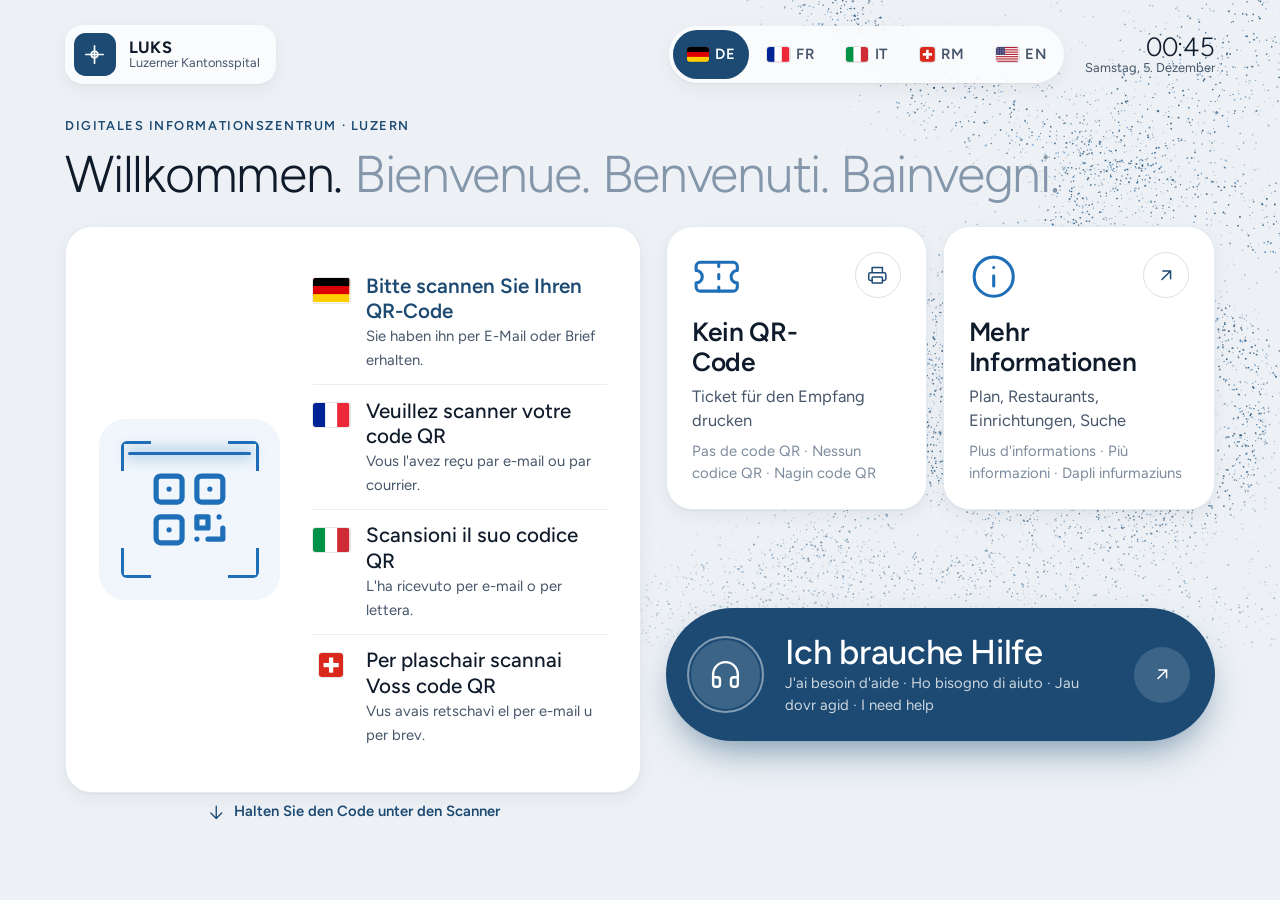
<file: index.html>
<!doctype html>
<html lang="de">
<head>
  <meta charset="utf-8">
  <meta name="viewport" content="width=device-width, initial-scale=1, viewport-fit=cover">
  <title>LUKS Infoterminal</title>
  <meta name="description" content="Digitales Informationszentrum des Luzerner Kantonsspitals, Standort Luzern">
  <meta name="theme-color" content="#EDF1F5">
  <link rel="preconnect" href="https://fonts.googleapis.com">
  <link rel="preconnect" href="https://fonts.gstatic.com" crossorigin>
  <link rel="stylesheet" href="https://fonts.googleapis.com/css2?family=Figtree:wght@300;400;500;600;700&display=swap">
  <link rel="stylesheet" href="css/styles.css">
</head>
<body>
  <canvas id="particles" aria-hidden="true"></canvas>
  <main id="view"></main>
  <div id="print-area" aria-hidden="true"></div>

  <script src="js/vendor/qrcode.js"></script>
  <script src="js/i18n.js"></script>
  <script src="js/data.js"></script>
  <script src="js/graphics.js"></script>
  <script src="js/particles.js"></script>
  <script src="js/app.js"></script>
</body>
</html>
</file>
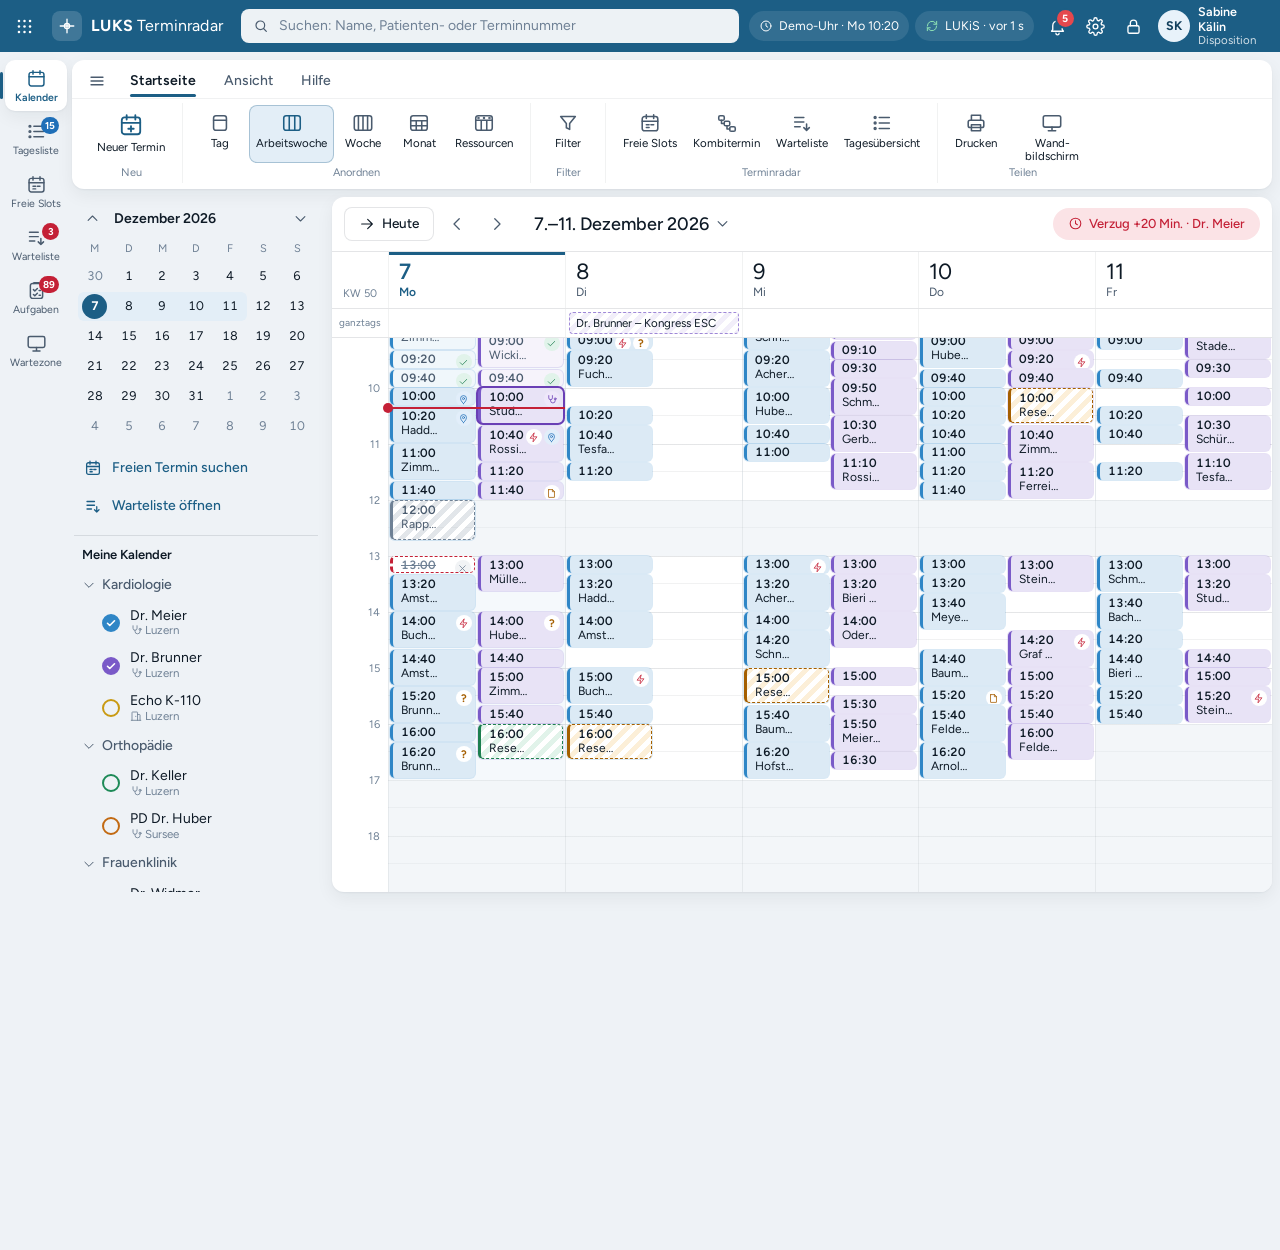
<file: termine/index.html>
<!doctype html>
<html lang="de">
<head>
  <meta charset="utf-8">
  <meta name="viewport" content="width=device-width, initial-scale=1, viewport-fit=cover">
  <title>LUKS Terminradar</title>
  <meta name="description" content="Interne Terminübersicht des Luzerner Kantonsspitals: Tagesübersicht, freie Slots, Warteliste, Verzugsanzeige und Kennzahlen. Prototyp mit fiktiven Daten.">
  <meta name="theme-color" content="#1C5E85">
  <meta name="robots" content="noindex">
  <link rel="preconnect" href="https://fonts.googleapis.com">
  <link rel="preconnect" href="https://fonts.gstatic.com" crossorigin>
  <link rel="stylesheet" href="https://fonts.googleapis.com/css2?family=Figtree:wght@300;400;500;600;700&display=swap">
  <link rel="stylesheet" href="css/termine.css">
</head>
<body>
  <a class="skip" href="#main">Zum Inhalt springen</a>

  <header class="topbar">
    <button class="tb-icon" id="tb-apps" aria-label="Spital-Anwendungen"><svg class="ico" viewBox="0 0 24 24" fill="currentColor" aria-hidden="true"><circle cx="5" cy="5" r="1.6"/><circle cx="12" cy="5" r="1.6"/><circle cx="19" cy="5" r="1.6"/><circle cx="5" cy="12" r="1.6"/><circle cx="12" cy="12" r="1.6"/><circle cx="19" cy="12" r="1.6"/><circle cx="5" cy="19" r="1.6"/><circle cx="12" cy="19" r="1.6"/><circle cx="19" cy="19" r="1.6"/></svg></button>
    <a class="tb-brand" href="#kalender"><span class="brand-mark"></span><span class="tb-name"><b>LUKS</b> Terminradar</span></a>
    <div class="tb-search">
      <svg class="ico" viewBox="0 0 24 24" fill="none" stroke="currentColor" stroke-width="1.8" stroke-linecap="round" aria-hidden="true"><circle cx="11" cy="11" r="6.5"/><path d="m20 20-4.2-4.2"/></svg>
      <input id="q" type="search" placeholder="Suchen: Name, Patienten- oder Terminnummer" autocomplete="off" aria-label="Suchen">
      <div class="q-res" id="q-res" hidden></div>
    </div>
    <div class="tb-r">
      <button class="tb-chip" id="tb-clock"></button>
      <span class="tb-chip sync" id="tb-sync" title="Termindaten werden laufend aus LUKiS gelesen"></span>
      <button class="tb-icon" id="tb-bell" aria-label="Benachrichtigungen"></button>
      <button class="tb-icon" id="tb-gear" aria-label="Einstellungen"><svg class="ico" viewBox="0 0 24 24" fill="none" stroke="currentColor" stroke-width="1.7" stroke-linecap="round" stroke-linejoin="round" aria-hidden="true"><circle cx="12" cy="12" r="3"/><path d="M19.4 15a1.6 1.6 0 0 0 .3 1.8l.1.1a2 2 0 1 1-2.8 2.8l-.1-.1a1.6 1.6 0 0 0-1.8-.3 1.6 1.6 0 0 0-1 1.5V21a2 2 0 1 1-4 0v-.1a1.6 1.6 0 0 0-1-1.5 1.6 1.6 0 0 0-1.8.3l-.1.1a2 2 0 1 1-2.8-2.8l.1-.1a1.6 1.6 0 0 0 .3-1.8 1.6 1.6 0 0 0-1.5-1H3a2 2 0 1 1 0-4h.1a1.6 1.6 0 0 0 1.5-1 1.6 1.6 0 0 0-.3-1.8l-.1-.1a2 2 0 1 1 2.8-2.8l.1.1a1.6 1.6 0 0 0 1.8.3H9a1.6 1.6 0 0 0 1-1.5V3a2 2 0 1 1 4 0v.1a1.6 1.6 0 0 0 1 1.5 1.6 1.6 0 0 0 1.8-.3l.1-.1a2 2 0 1 1 2.8 2.8l-.1.1a1.6 1.6 0 0 0-.3 1.8V9a1.6 1.6 0 0 0 1.5 1H21a2 2 0 1 1 0 4h-.1a1.6 1.6 0 0 0-1.5 1z"/></svg></button>
      <button class="tb-icon" id="tb-lock" aria-label="Arbeitsplatz sperren"><svg class="ico" viewBox="0 0 24 24" fill="none" stroke="currentColor" stroke-width="1.7" stroke-linecap="round" aria-hidden="true"><rect x="5" y="11" width="14" height="9.5" rx="2"/><path d="M8 11V8a4 4 0 0 1 8 0v3"/></svg></button>
      <button class="tb-user" id="tb-user" aria-haspopup="true" aria-label="Benutzer und Rolle"></button>
    </div>
  </header>

  <div class="shell">
    <nav class="rail" id="rail" aria-label="Module"></nav>
    <div class="work">
      <div class="ribbon" id="ribbon"></div>
      <div class="body">
        <aside class="side" id="side" aria-label="Kalender und Navigation"></aside>
        <div class="side-scrim" id="side-scrim"></div>
        <main class="main" id="main" tabindex="-1"></main>
        <aside class="peek" id="peek" hidden aria-label="Termindetails"></aside>
      </div>
    </div>
  </div>

  <div class="pop notif-pop" id="notif-panel" hidden></div>
  <div class="pop user-pop" id="user-menu" hidden></div>
  <div class="toasts" id="toasts" aria-live="polite"></div>
  <div class="lock" id="lock" hidden></div>

  <noscript><p style="padding:24px">Das Terminradar braucht JavaScript.</p></noscript>

  <script src="js/util.js"></script>
  <script src="js/data.js"></script>
  <script src="js/store.js"></script>
  <script src="js/logic.js"></script>
  <script src="js/calendar.js"></script>
  <script src="js/dialogs.js"></script>
  <script src="js/pages.js"></script>
  <script src="js/xlsx.js"></script>
  <script src="js/app.js"></script>
</body>
</html>
</file>
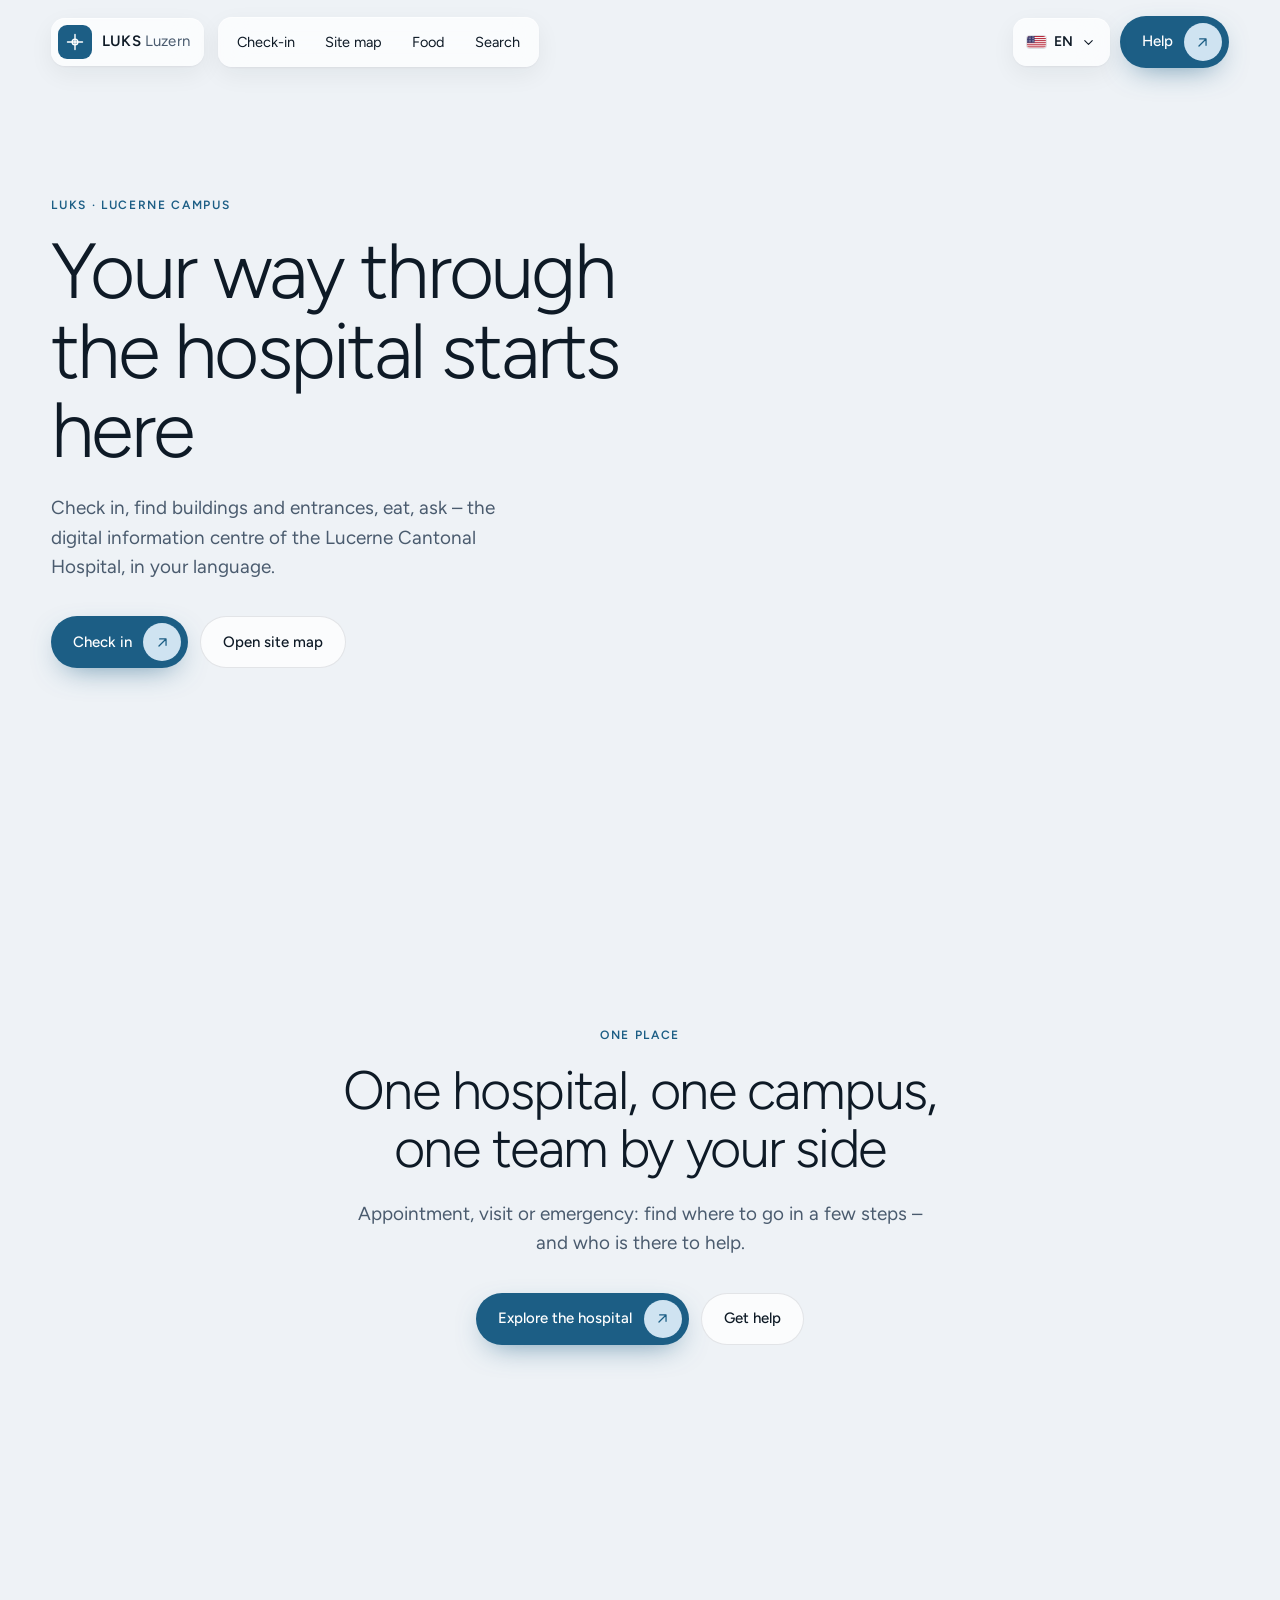
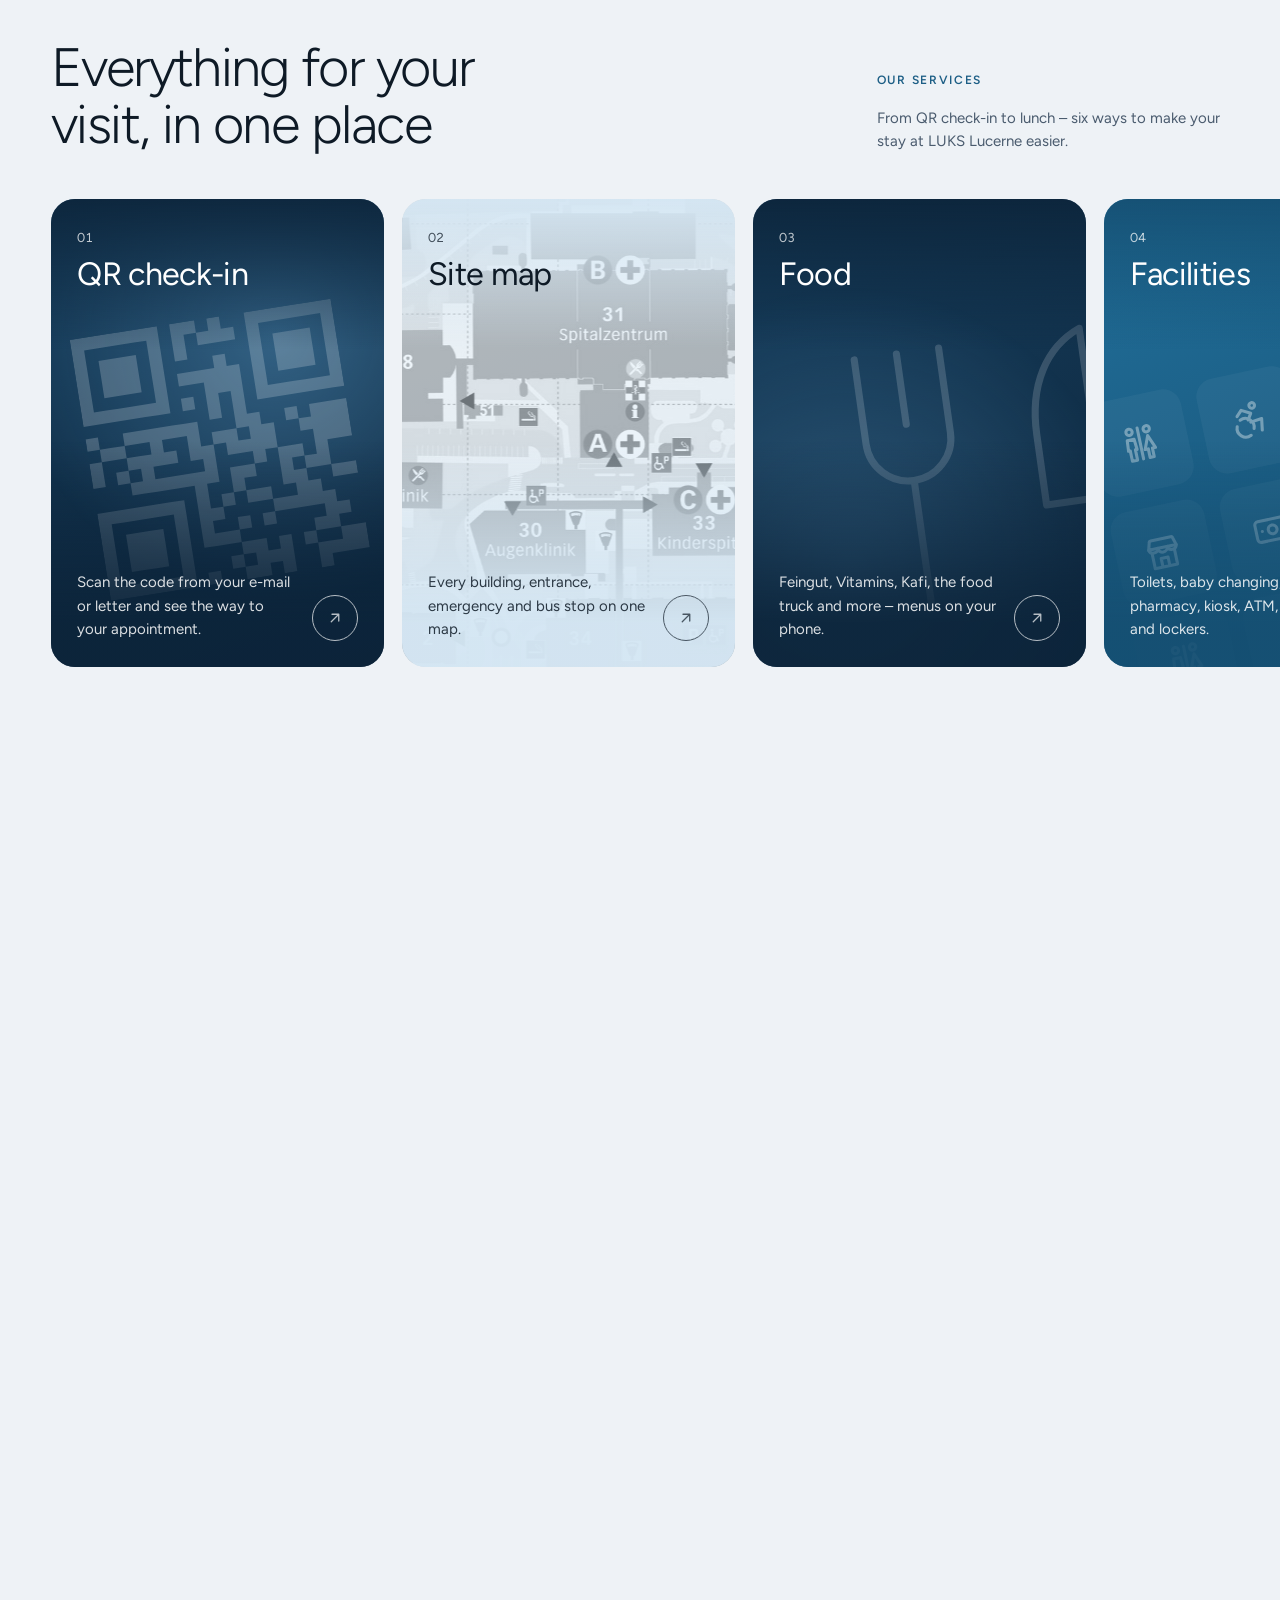
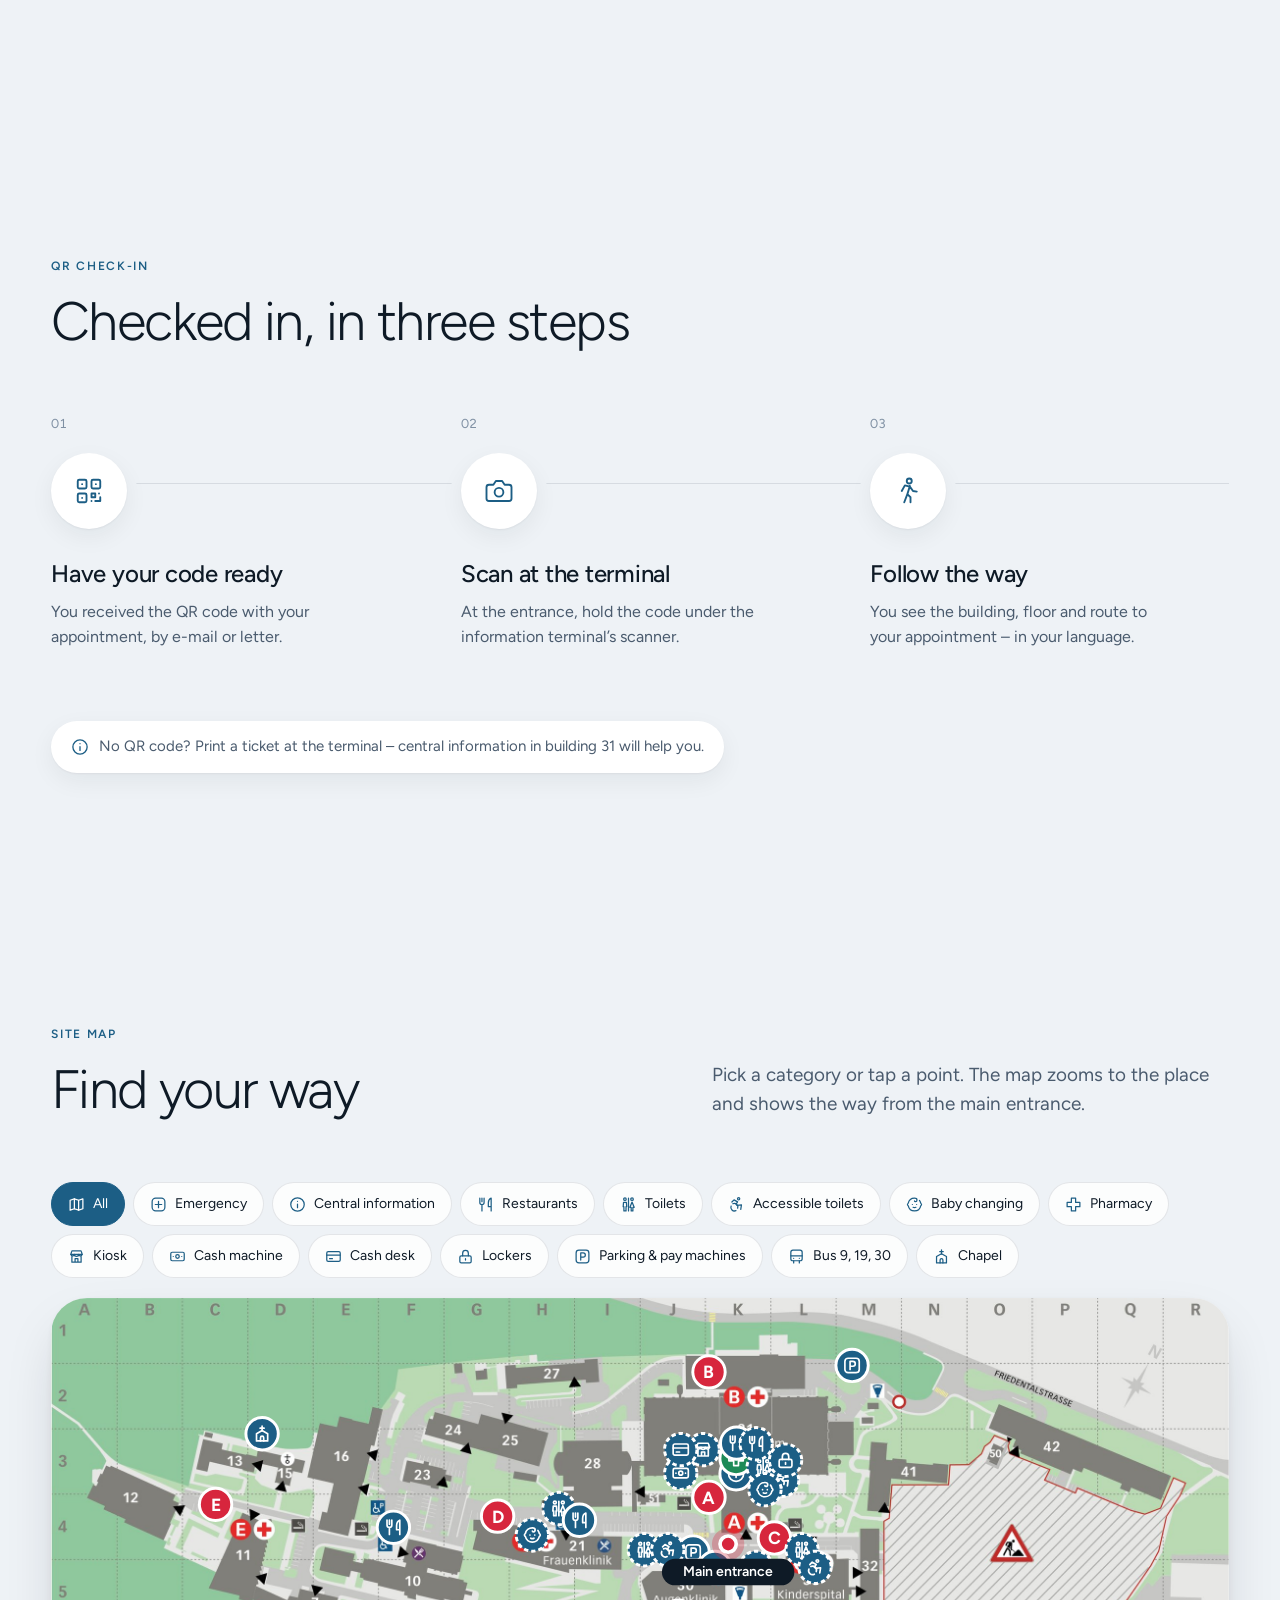
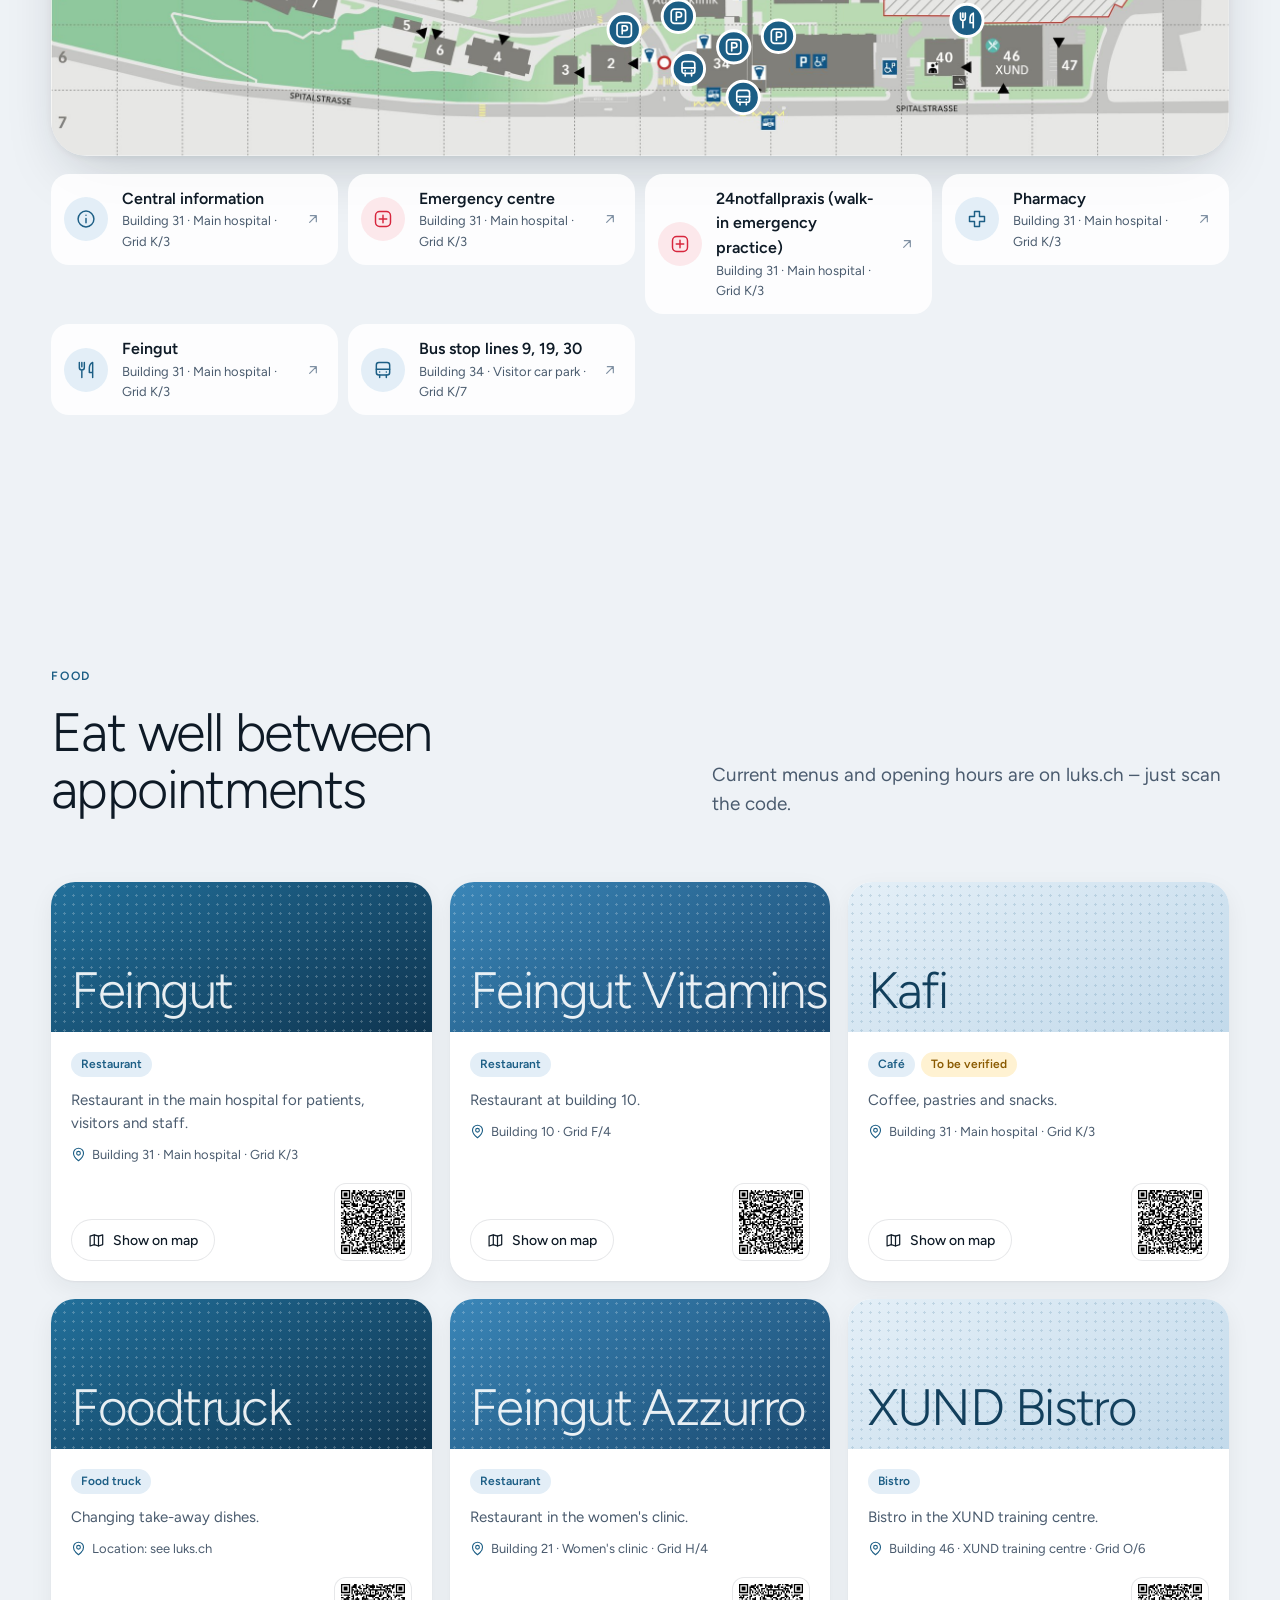
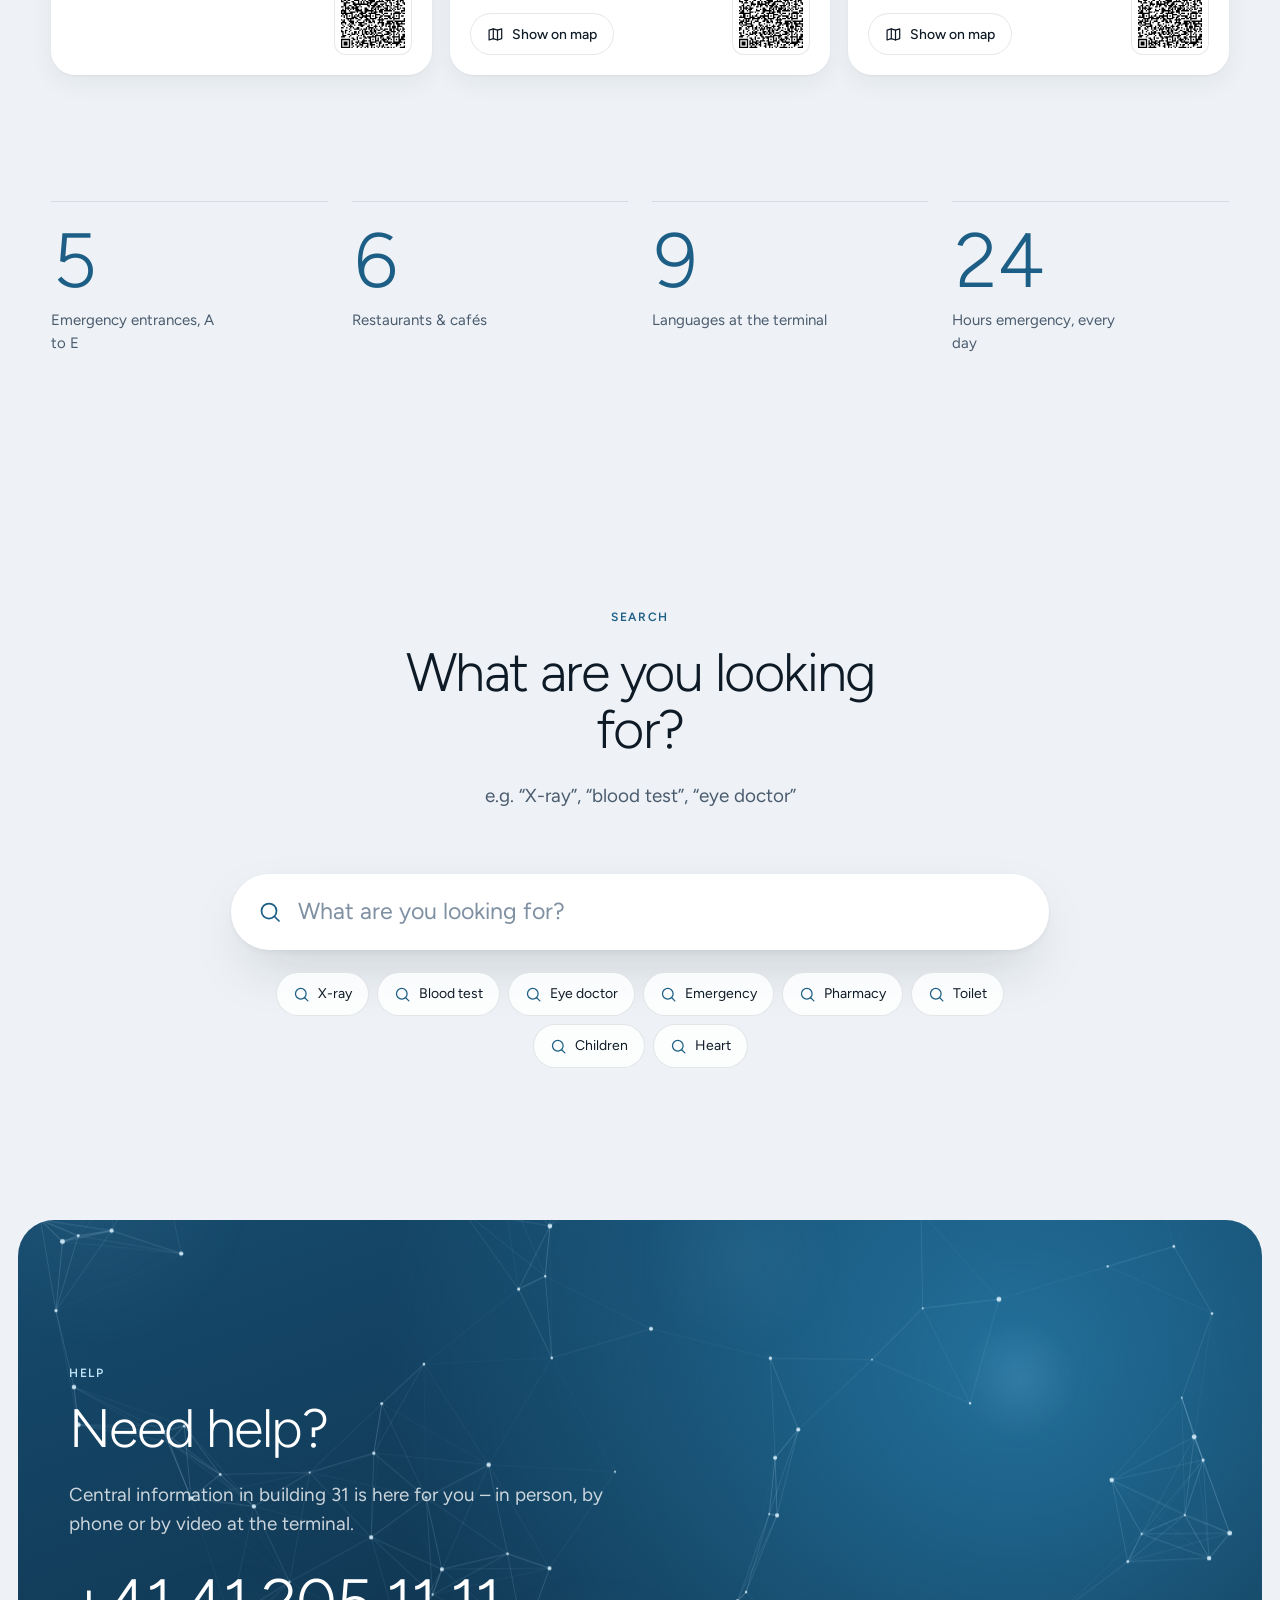
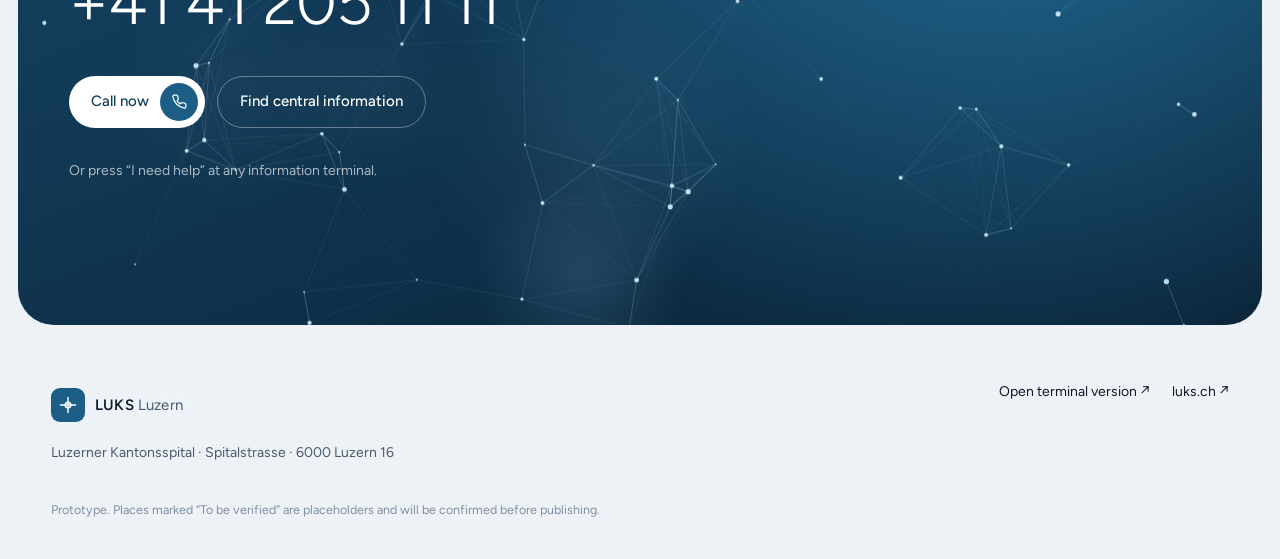
<file: web/index.html>
<!doctype html>
<html lang="de">
<head>
  <meta charset="utf-8">
  <meta name="viewport" content="width=device-width, initial-scale=1, viewport-fit=cover">
  <title>LUKS Luzern · Digitales Informationszentrum</title>
  <meta name="description" content="Check-in, Lageplan, Gastronomie und Hilfe am Luzerner Kantonsspital, Standort Luzern.">
  <meta name="theme-color" content="#EEF2F6">
  <link rel="preconnect" href="https://fonts.googleapis.com">
  <link rel="preconnect" href="https://fonts.gstatic.com" crossorigin>
  <link rel="stylesheet" href="https://fonts.googleapis.com/css2?family=Figtree:wght@300;400;500;600&display=swap">
  <link rel="stylesheet" href="css/web.css">
</head>
<body class="is-loading">

  <!-- Loader -->
  <div class="loader" id="loader" aria-hidden="true">
    <div class="loader-ring">
      <svg viewBox="0 0 120 120"><circle class="ring-track" cx="60" cy="60" r="54"/><circle class="ring-arc" cx="60" cy="60" r="54"/></svg>
      <span class="loader-mark"></span>
    </div>
    <span class="loader-pct" id="loader-pct">0%</span>
  </div>

  <canvas id="helix" aria-hidden="true"></canvas>

  <!-- Navigation -->
  <header class="nav" id="nav">
    <a class="nav-brand" href="#top" data-scroll>
      <span class="brand-mark"></span><span class="brand-name">LUKS <em>Luzern</em></span>
    </a>
    <nav class="nav-links" aria-label="Hauptnavigation">
      <a href="#checkin" data-scroll data-i18n="nav_checkin">Check-in</a>
      <a href="#map" data-scroll data-i18n="nav_map">Lageplan</a>
      <a href="#food" data-scroll data-i18n="nav_food">Gastronomie</a>
      <a href="#search" data-scroll data-i18n="nav_search">Suche</a>
    </nav>
    <div class="nav-right">
      <div class="lang" id="lang">
        <button class="lang-btn" id="lang-btn" aria-haspopup="true" aria-expanded="false"></button>
        <div class="lang-menu" id="lang-menu" role="menu"></div>
      </div>
      <a class="pill pill-dark" href="#help" data-scroll><span data-i18n="nav_help">Hilfe</span><span class="pill-circ" data-icon="arrowUR"></span></a>
    </div>
  </header>

  <main id="top">
    <!-- Hero -->
    <section class="hero" id="hero">
      <div class="wrap hero-inner">
        <p class="eyebrow" data-i18n="hero_eyebrow">LUKS · Standort Luzern</p>
        <h1 class="display" data-i18n="hero_title" data-split>Ihr Weg durchs Spital beginnt hier</h1>
        <p class="lead hero-lead" data-i18n="hero_lead" data-hero-fade></p>
        <div class="hero-actions" data-hero-fade>
          <a class="pill pill-dark" href="#checkin" data-scroll><span data-i18n="hero_cta1">Einchecken</span><span class="pill-circ" data-icon="arrowUR"></span></a>
          <a class="pill pill-soft" href="#map" data-scroll data-i18n="hero_cta2">Lageplan öffnen</a>
        </div>
      </div>
      <div class="wrap hero-foot" data-hero-fade>
        <p class="hero-meta"><span class="dot"></span><span data-i18n="hero_meta">Zentrale Information · Haus 31</span></p>
        <ul class="hero-links" id="hero-links"></ul>
      </div>
      <div class="scroll-cue" data-hero-fade><span data-i18n="scroll">Scrollen</span><i></i></div>
    </section>

    <!-- Statement -->
    <section class="statement" id="statement">
      <div class="wrap narrow center">
        <p class="eyebrow" data-i18n="st_eyebrow" data-reveal>Ein Ort</p>
        <h2 class="display-m" data-i18n="st_title" data-split>Ein Spital, ein Areal, ein Team, das Sie begleitet</h2>
        <p class="lead" data-i18n="st_lead" data-reveal></p>
        <div class="row-actions center" data-reveal>
          <a class="pill pill-dark" href="#services" data-scroll><span data-i18n="st_cta2">Spital entdecken</span><span class="pill-circ" data-icon="arrowUR"></span></a>
          <a class="pill pill-soft" href="#help" data-scroll data-i18n="st_cta1">Hilfe erhalten</a>
        </div>
      </div>
    </section>

    <!-- Services rail (pinned horizontal scroll) -->
    <section class="services" id="services">
      <div class="wrap services-head">
        <h2 class="display-m" data-i18n="sv_title" data-split>Alles für Ihren Besuch, an einem Ort</h2>
        <div class="services-aside" data-reveal>
          <p class="eyebrow" data-i18n="sv_eyebrow">Unsere Services</p>
          <p data-i18n="sv_lead"></p>
        </div>
      </div>
      <div class="rail-viewport">
        <div class="rail" id="rail"></div>
      </div>
    </section>

    <!-- Check-in steps -->
    <section class="checkin" id="checkin">
      <div class="wrap">
        <div class="section-head">
          <p class="eyebrow" data-i18n="ci_eyebrow" data-reveal>QR-Check-in</p>
          <h2 class="display-m" data-i18n="ci_title" data-split>In drei Schritten angemeldet</h2>
        </div>
        <ol class="steps" id="steps"></ol>
        <p class="note" data-reveal><span data-icon="info"></span><span data-i18n="ci_noqr"></span></p>
      </div>
    </section>

    <!-- Map -->
    <section class="map-section" id="map">
      <div class="wrap">
        <div class="section-head split">
          <div>
            <p class="eyebrow" data-i18n="map_eyebrow" data-reveal>Lageplan</p>
            <h2 class="display-m" data-i18n="map_title" data-split>Finden Sie Ihren Weg</h2>
          </div>
          <p class="lead" data-i18n="map_lead" data-reveal></p>
        </div>
        <div class="chips" id="map-chips" data-reveal></div>
        <div class="map-frame" data-reveal-scale>
          <div class="map-scroll">
          <svg class="map-svg" id="map-svg" viewBox="0 0 2000 777" role="img" aria-label="Situationsplan Standort Luzern">
            <image href="../assets/arealplan-luzern.jpg" width="2000" height="777"/>
            <g id="map-route"></g>
            <g id="map-pins"></g>
            <g id="map-yah"></g>
          </svg>
          </div>
          <div class="map-card" id="map-card" hidden></div>
          <button class="pill pill-glass map-reset" id="map-reset" hidden><span data-icon="map"></span><span data-i18n="map_reset">Ganzer Plan</span></button>
        </div>
        <ul class="map-list" id="map-list"></ul>
      </div>
    </section>

    <!-- Food -->
    <section class="food" id="food">
      <div class="wrap">
        <div class="section-head split">
          <div>
            <p class="eyebrow" data-i18n="food_eyebrow" data-reveal>Gastronomie</p>
            <h2 class="display-m" data-i18n="food_title" data-split>Gut essen zwischen zwei Terminen</h2>
          </div>
          <p class="lead" data-i18n="food_lead" data-reveal></p>
        </div>
        <div class="food-grid" id="food-grid"></div>
      </div>
    </section>

    <!-- Numbers -->
    <section class="numbers">
      <div class="wrap numbers-grid" id="numbers"></div>
    </section>

    <!-- Search -->
    <section class="search" id="search">
      <div class="wrap narrow">
        <div class="section-head center">
          <p class="eyebrow" data-i18n="search_eyebrow" data-reveal>Suche</p>
          <h2 class="display-m" data-i18n="search_title" data-split>Wonach suchen Sie?</h2>
          <p class="lead" data-i18n="searchExample" data-reveal></p>
        </div>
        <label class="search-box" data-reveal>
          <span data-icon="search"></span>
          <input id="q" type="search" autocomplete="off" spellcheck="false">
        </label>
        <div class="chips center" id="search-chips" data-reveal></div>
        <ul class="results" id="results" aria-live="polite"></ul>
      </div>
    </section>

    <!-- Help -->
    <section class="help" id="help">
      <canvas id="network" aria-hidden="true"></canvas>
      <div class="wrap help-inner">
        <p class="eyebrow light" data-i18n="help_eyebrow" data-reveal>Hilfe</p>
        <h2 class="display-m" data-i18n="help_title" data-split>Brauchen Sie Hilfe?</h2>
        <p class="lead" data-i18n="help_lead" data-reveal></p>
        <a class="help-phone" id="help-phone" data-reveal></a>
        <div class="row-actions" data-reveal>
          <a class="pill pill-light" id="help-call"><span data-i18n="help_call">Jetzt anrufen</span><span class="pill-circ" data-icon="phone"></span></a>
          <a class="pill pill-ghost" href="#map" data-focus="place:info-31" data-i18n="help_find">Zentrale Information finden</a>
        </div>
        <p class="help-note" data-i18n="help_terminal" data-reveal></p>
      </div>
    </section>
  </main>

  <footer class="footer">
    <div class="wrap footer-inner">
      <div>
        <a class="nav-brand" href="#top" data-scroll><span class="brand-mark"></span><span class="brand-name">LUKS <em>Luzern</em></span></a>
        <p class="footer-addr">Luzerner Kantonsspital · Spitalstrasse · 6000 Luzern 16</p>
      </div>
      <div class="footer-links">
        <a href="../index.html"><span data-i18n="footer_terminal">Terminal-Version öffnen</span> ↗</a>
        <a href="https://www.luks.ch" rel="noopener">luks.ch ↗</a>
      </div>
    </div>
    <p class="wrap footer-note" data-i18n="footer_note"></p>
  </footer>

  <script src="vendor/gsap.min.js"></script>
  <script src="vendor/ScrollTrigger.min.js"></script>
  <script src="vendor/lenis.min.js"></script>
  <script src="../js/vendor/qrcode.js"></script>
  <script src="../js/i18n.js"></script>
  <script src="../js/data.js"></script>
  <script src="../js/graphics.js"></script>
  <script src="js/web-i18n.js"></script>
  <script src="js/scenes.js"></script>
  <script src="js/web.js"></script>
</body>
</html>
</file>
<file: css/styles.css>
/* ==========================================================================
   LUKS Info-Terminal – visual system
   References: «meinluks» (blue line icons, white rounded tiles, blue gradient wave)
               «Dantora» (pale cool canvas, light large display type, eyebrow labels,
                          navy pill buttons with circular arrow, stippled organic imagery)
   ========================================================================== */

:root {
  /* Colour */
  --bg: #EDF1F5;
  --bg-deep: #E2E9F0;
  --surface: #FFFFFF;
  --surface-2: #F5F8FB;
  --ink: #0F1B2A;
  --ink-2: #46566A;
  --ink-3: #7B8A9C;
  --line: #D8E1EA;
  --line-soft: #E7EDF3;
  --brand: #1F6FB8;          /* meinluks blue */
  --brand-strong: #185C9A;
  --brand-deep: #1C4A73;     /* Dantora navy pill */
  --brand-soft: #E1EDF8;
  --brand-tint: #F0F6FC;
  --sky: #9CC8F0;
  --ok: #1D8A57;
  --ok-soft: #E3F4EA;
  --alert: #D7263D;          /* emergency / "you are here" */
  --alert-soft: #FCE8EB;
  --verify: #9A6A00;
  --verify-soft: #FFF4D6;

  /* Type */
  --font: 'Figtree', 'Source Sans 3', 'Segoe UI', system-ui, -apple-system, sans-serif;
  --t-xs: 0.78rem;
  --t-s: 0.9rem;
  --t-m: 1rem;
  --t-l: 1.25rem;
  --t-xl: 1.6rem;
  --t-2xl: 2.1rem;
  --t-display: clamp(2.5rem, 4.6vw + 1rem, 4.6rem);
  --t-display-s: clamp(2rem, 2.6vw + 1rem, 3.2rem);

  /* Space (8-pt rhythm) */
  --s1: 0.25rem;
  --s2: 0.5rem;
  --s3: 0.75rem;
  --s4: 1rem;
  --s5: 1.5rem;
  --s6: 2rem;
  --s7: 3rem;
  --s8: 4rem;
  --gutter: clamp(16px, 4vw, 56px);

  /* Shape & depth */
  --r-s: 0.75rem;
  --r-m: 1.1rem;
  --r-l: 1.6rem;
  --r-xl: 2.2rem;
  --pill: 999px;
  --shadow-1: 0 1px 2px rgba(15, 27, 42, .05), 0 6px 18px rgba(15, 27, 42, .05);
  --shadow-2: 0 2px 6px rgba(15, 27, 42, .06), 0 18px 40px -12px rgba(15, 27, 42, .14);
  --shadow-help: 0 18px 40px -14px rgba(28, 74, 115, .65);
  --ease: cubic-bezier(.2, .7, .2, 1);
  --touch: 4rem;             /* minimum touch target for a standing user */

  /* Base size scales with the screen: ~20px on a 1080 × 1920 portrait kiosk */
  font-size: clamp(16px, 0.9vw + 0.55vh, 22px);
  color-scheme: light;
}
:root.large { font-size: clamp(19px, 1.08vw + 0.66vh, 26px); }

*, *::before, *::after { box-sizing: border-box; }
html, body { margin: 0; height: 100%; }
body {
  background: var(--bg);
  color: var(--ink);
  font-family: var(--font);
  font-size: var(--t-m);
  line-height: 1.45;
  -webkit-font-smoothing: antialiased;
  overflow-x: hidden;
  user-select: none;
  -webkit-user-select: none;
  -webkit-tap-highlight-color: transparent;
  touch-action: manipulation;
}
button { font: inherit; color: inherit; cursor: pointer; }
:focus-visible { outline: 3px solid var(--brand); outline-offset: 3px; border-radius: 6px; }
.ico { width: 1.25em; height: 1.25em; flex: none; }
.flag { width: 1.6em; height: auto; aspect-ratio: 3 / 2; border-radius: 3px; box-shadow: 0 0 0 1px rgba(15, 27, 42, .1); flex: none; display: block; }
.flag-sq { aspect-ratio: 1; width: 1.07em; }
.sr-only { position: absolute; width: 1px; height: 1px; overflow: hidden; clip: rect(0 0 0 0); white-space: nowrap; }

/* ---------- Layout ---------- */
#particles {
  position: fixed; top: 0; right: 0;
  width: min(78vw, 1100px); height: min(72vh, 1000px);
  pointer-events: none; z-index: 0; opacity: 0; transition: opacity .8s var(--ease);
  -webkit-mask-image: radial-gradient(ellipse 85% 85% at 75% 35%, #000 45%, transparent 100%);
          mask-image: radial-gradient(ellipse 85% 85% at 75% 35%, #000 45%, transparent 100%);
}
body.is-landing #particles { opacity: 1; }

#view { position: relative; z-index: 1; min-height: 100dvh; display: flex; flex-direction: column; }
.page {
  flex: 1; display: flex; flex-direction: column;
  width: 100%; max-width: 76rem; margin: 0 auto; padding: 0 var(--gutter);
  animation: pageIn .5s var(--ease) both;
}
@keyframes pageIn { from { opacity: 0; transform: translateY(14px); } to { opacity: 1; transform: none; } }
.page-body { flex: 1; display: flex; flex-direction: column; gap: var(--s5); padding-bottom: var(--s5); }

/* ---------- Top bar ---------- */
.topbar { display: flex; align-items: center; gap: var(--s4); padding: var(--s5) 0 var(--s4); }
.topbar-right { margin-left: auto; display: flex; align-items: center; gap: var(--s3); }
.brand {
  display: inline-flex; align-items: center; gap: var(--s3);
  padding: var(--s2) var(--s4) var(--s2) var(--s2);
  background: rgba(255, 255, 255, .72); backdrop-filter: blur(10px);
  border-radius: var(--r-m); box-shadow: var(--shadow-1);
}
.brand-mark {
  width: 2.6rem; height: 2.6rem; border-radius: .7rem; display: grid; place-items: center;
  background: var(--brand-deep); color: #fff;
}
.brand-mark .ico { width: 1.4rem; height: 1.4rem; }
.brand-text { display: flex; flex-direction: column; line-height: 1.1; white-space: nowrap; }
.brand-text strong { font-weight: 700; letter-spacing: .02em; }
.brand-text small { color: var(--ink-2); font-size: var(--t-xs); }

.nav-btns { display: flex; gap: var(--s3); }
.sq-btn {
  width: var(--touch); height: var(--touch); border-radius: var(--r-m); border: 0;
  display: grid; place-items: center; color: #fff; box-shadow: var(--shadow-1);
  transition: transform .15s var(--ease);
}
.sq-btn .ico { width: 1.7rem; height: 1.7rem; }
.sq-btn.home { background: #8B929B; }
.sq-btn.back { background: var(--brand); }
.sq-btn:active { transform: scale(.94); }

.lang-dots {
  display: flex; gap: var(--s1); padding: var(--s1);
  background: rgba(255, 255, 255, .72); backdrop-filter: blur(10px);
  border-radius: var(--pill); box-shadow: var(--shadow-1);
}
.lang-dot {
  display: inline-flex; align-items: center; gap: .4rem; min-height: 3rem;
  padding: 0 .85rem; border: 0; background: transparent; border-radius: var(--pill);
  font-size: var(--t-s); font-weight: 600; color: var(--ink-2); letter-spacing: .03em;
}
.lang-dot .flag { width: 1.35rem; }
.lang-dot .flag-sq { width: .9rem; }
.lang-dot.on { background: var(--brand-deep); color: #fff; }

.pill-btn {
  display: inline-flex; align-items: center; gap: .55rem; min-height: 3.4rem;
  padding: 0 1.15rem; border-radius: var(--pill); border: 1px solid var(--line);
  background: var(--surface); font-size: var(--t-s); font-weight: 600; color: var(--ink);
  box-shadow: var(--shadow-1);
}
.pill-btn[aria-pressed="true"] { background: var(--brand-deep); color: #fff; border-color: var(--brand-deep); }
.pill-btn.icon-only { width: 3.4rem; padding: 0; justify-content: center; }
.pill-btn.icon-only .ico { width: 1.5rem; height: 1.5rem; }
.pill-btn .flag { width: 1.5rem; }
.pill-btn .flag-sq { width: 1rem; }

.clock { display: flex; flex-direction: column; align-items: flex-end; line-height: 1.05; padding-left: var(--s2); }
.clock-time { font-size: var(--t-xl); font-weight: 300; font-variant-numeric: tabular-nums; letter-spacing: -.01em; }
.clock-date { font-size: var(--t-xs); color: var(--ink-2); white-space: nowrap; }

/* ---------- Type ---------- */
.eyebrow {
  margin: 0; font-size: var(--t-xs); font-weight: 600; letter-spacing: .12em;
  text-transform: uppercase; color: var(--brand-deep);
}
.display { margin: var(--s3) 0 0; font-size: var(--t-display); font-weight: 300; line-height: 1.04; letter-spacing: -.025em; }
.display-s { margin: var(--s2) 0 0; font-size: var(--t-display-s); font-weight: 300; line-height: 1.08; letter-spacing: -.02em; }
.soft { color: #8496AA; }
.lead { margin: var(--s3) 0 0; color: var(--ink-2); font-size: var(--t-l); max-width: 40rem; }
.page-head { padding: var(--s4) 0 var(--s2); }

/* ---------- Cards & tiles ---------- */
.card {
  background: var(--surface); border-radius: var(--r-l);
  border: 1px solid rgba(216, 225, 234, .7); box-shadow: var(--shadow-1);
}
.tile {
  position: relative; display: flex; flex-direction: column; align-items: flex-start; gap: var(--s2);
  min-height: 9.5rem; padding: var(--s5); text-align: left;
  background: var(--surface); border: 1px solid rgba(216, 225, 234, .7);
  border-radius: var(--r-l); box-shadow: var(--shadow-1);
  transition: transform .18s var(--ease), box-shadow .18s var(--ease);
}
.tile:active { transform: scale(.985); box-shadow: 0 1px 2px rgba(15, 27, 42, .08); }
.tile-ico { color: var(--brand); }
.tile-ico .ico { width: 3rem; height: 3rem; stroke-width: 1.5; }
.tile-title { font-size: var(--t-xl); font-weight: 600; line-height: 1.15; letter-spacing: -.01em; padding-right: 3.2rem; }
.tile-sub { color: var(--ink-2); font-size: var(--t-m); }
.tile-alt { color: var(--ink-3); font-size: var(--t-s); }

.arrow-circ {
  position: absolute; top: var(--s5); right: var(--s5);
  width: 2.8rem; height: 2.8rem; border-radius: 50%;
  display: grid; place-items: center; color: var(--brand-deep);
  border: 1px solid var(--line); background: var(--surface);
}
.arrow-circ .ico { width: 1.25rem; height: 1.25rem; }

/* ---------- Landing ---------- */
.landing .page-body { gap: var(--s5); }
.hero { padding: var(--s6) 0 var(--s2); max-width: 46rem; }
.scan-card {
  display: grid; grid-template-columns: auto 1fr; gap: var(--s6); align-items: center;
  padding: var(--s6);
}
.scan-visual {
  position: relative; width: 11rem; aspect-ratio: 1; border-radius: var(--r-l);
  background: var(--brand-tint); display: grid; place-items: center; color: var(--brand);
  border: 0; padding: 0; overflow: hidden;
}
.scan-visual > .ico { width: 5.4rem; height: 5.4rem; stroke-width: 1.4; }
.scan-visual::before {
  content: ''; position: absolute; inset: 12%;
  background:
    linear-gradient(var(--brand), var(--brand)) top left / 22% 3px no-repeat,
    linear-gradient(var(--brand), var(--brand)) top left / 3px 22% no-repeat,
    linear-gradient(var(--brand), var(--brand)) top right / 22% 3px no-repeat,
    linear-gradient(var(--brand), var(--brand)) top right / 3px 22% no-repeat,
    linear-gradient(var(--brand), var(--brand)) bottom left / 22% 3px no-repeat,
    linear-gradient(var(--brand), var(--brand)) bottom left / 3px 22% no-repeat,
    linear-gradient(var(--brand), var(--brand)) bottom right / 22% 3px no-repeat,
    linear-gradient(var(--brand), var(--brand)) bottom right / 3px 22% no-repeat;
  border-radius: 6px;
}
.scan-line {
  position: absolute; left: 16%; right: 16%; height: 3px; top: 18%;
  background: var(--brand); border-radius: 3px;
  box-shadow: 0 0 14px 3px rgba(31, 111, 184, .35);
  animation: scanY 2.6s ease-in-out infinite alternate;
}
@keyframes scanY { to { top: 80%; } }
.scan-langs { list-style: none; margin: 0; padding: 0; }
.scan-langs li {
  display: grid; grid-template-columns: 2.2rem 1fr; gap: var(--s4); align-items: start;
  padding: var(--s3) 0; border-bottom: 1px solid var(--line-soft);
}
.scan-langs li:last-child { border-bottom: 0; }
.scan-langs .flag { width: 2.2rem; margin-top: .35rem; }
.scan-langs .flag-sq { width: 1.47rem; margin-left: .36rem; }
.scan-langs strong { display: block; font-size: var(--t-l); font-weight: 500; line-height: 1.25; }
.scan-langs span { color: var(--ink-2); font-size: var(--t-s); }
.scan-langs li.on strong { color: var(--brand-deep); font-weight: 600; }

.scan-pointer {
  display: flex; align-items: center; justify-content: center; gap: var(--s2);
  color: var(--brand-deep); font-size: var(--t-s); font-weight: 600; margin-top: calc(-1 * var(--s2));
}
.scan-pointer .ico { animation: nudge 1.6s ease-in-out infinite; }
@keyframes nudge { 50% { transform: translateY(5px); } }

.action-row { display: grid; grid-template-columns: 1fr 1fr; gap: var(--s4); }

/* ---------- Help button ---------- */
.help-btn {
  position: relative; display: flex; align-items: center; gap: var(--s5); width: 100%;
  padding: var(--s4) var(--s4) var(--s4) var(--s4); min-height: 6rem;
  border: 0; border-radius: var(--pill); background: var(--brand-deep); color: #fff; text-align: left;
  box-shadow: var(--shadow-help); transition: transform .18s var(--ease);
}
.help-btn:active { transform: scale(.985); }
.help-ico {
  position: relative; width: 4.2rem; height: 4.2rem; border-radius: 50%; flex: none;
  display: grid; place-items: center; background: rgba(255, 255, 255, .14);
}
.help-ico .ico { width: 2rem; height: 2rem; }
.help-ico::after {
  content: ''; position: absolute; inset: -4px; border-radius: 50%;
  border: 2px solid rgba(255, 255, 255, .45); animation: ring 2.4s ease-out infinite;
}
@keyframes ring { from { transform: scale(.9); opacity: 1; } to { transform: scale(1.35); opacity: 0; } }
.help-text { display: flex; flex-direction: column; gap: .15rem; min-width: 0; }
.help-text strong { font-size: var(--t-2xl); font-weight: 500; line-height: 1.1; letter-spacing: -.01em; }
.help-text small { font-size: var(--t-s); color: rgba(255, 255, 255, .78); }
.help-btn .arrow-circ { position: static; margin-left: auto; background: rgba(255, 255, 255, .14); border: 0; color: #fff; width: 3.4rem; height: 3.4rem; flex: none; }
.help-btn.xl { min-height: 7.5rem; padding: var(--s5); }
.help-btn.xl .help-text strong { font-size: clamp(1.9rem, 1.6vw + 1.2rem, 2.6rem); }
.helpbar {
  position: sticky; bottom: 0; z-index: 5; margin-top: auto;
  padding: var(--s5) 0 var(--s5);
  background: linear-gradient(to top, var(--bg) 72%, rgba(237, 241, 245, 0));
}
.helpbar .help-btn { min-height: 5.2rem; padding: var(--s3); }
.helpbar .help-ico { width: 3.6rem; height: 3.6rem; }
.helpbar .help-text strong { font-size: var(--t-xl); }

.ghost-btn {
  align-self: center; border: 1px dashed var(--line); background: transparent; color: var(--ink-3);
  border-radius: var(--pill); padding: .6rem 1.2rem; font-size: var(--t-s);
}

/* ---------- Language page ---------- */
.lang-grid { display: grid; grid-template-columns: repeat(2, 1fr); gap: var(--s4); }
.lang-card { min-height: 10rem; justify-content: space-between; }
.lang-card .flag { width: 4.2rem; border-radius: 6px; }
.lang-card .flag-sq { width: 2.8rem; }
.lang-name { font-size: var(--t-2xl); font-weight: 400; letter-spacing: -.01em; line-height: 1.1; }
.lang-card .tile-sub { font-size: var(--t-s); }
.lang-card.more { background: var(--brand-tint); border-color: var(--brand-soft); }
.flag-cluster { display: grid; grid-template-columns: repeat(4, auto); gap: .45rem; justify-content: start; }
.flag-cluster .flag { width: 2.6rem; }
.lang-card.more[aria-expanded="true"] { background: var(--brand-deep); color: #fff; border-color: var(--brand-deep); }
.lang-card.more[aria-expanded="true"] .tile-sub { color: rgba(255, 255, 255, .8); }
.lang-card.more[aria-expanded="true"] .arrow-circ { background: rgba(255, 255, 255, .14); border: 0; color: #fff; }
.lang-extra { grid-column: 1 / -1; display: grid; grid-template-columns: repeat(4, 1fr); gap: var(--s3); animation: pageIn .35s var(--ease) both; }
.lang-extra .tile { min-height: 7.5rem; padding: var(--s4); }
.lang-extra .lang-name { font-size: var(--t-xl); }
.lang-extra .flag { width: 3rem; }

/* ---------- Hub ---------- */
.hub { position: relative; }
.wave {
  position: absolute; left: 50%; transform: translateX(-50%); z-index: -1;
  width: 100vw; top: 13rem; height: 24rem; pointer-events: none;
  background: linear-gradient(165deg, #2A78C2 0%, #5E9FDC 38%, #A9D0F3 72%, rgba(237, 241, 245, 0) 100%);
  border-radius: 0 0 50% 50% / 0 0 34% 34%;
  -webkit-mask-image: linear-gradient(to bottom, transparent 0, #000 22%, #000 70%, transparent 100%);
          mask-image: linear-gradient(to bottom, transparent 0, #000 22%, #000 70%, transparent 100%);
}
.hub-grid { display: grid; grid-template-columns: repeat(2, 1fr); gap: var(--s4); margin-top: var(--s4); }
.hub-card { min-height: 15rem; gap: var(--s3); }
.hub-card .tile-ico .ico { width: 3.6rem; height: 3.6rem; }
.hub-card .tile-title { font-size: var(--t-2xl); font-weight: 500; }
.mini-icons { display: flex; flex-wrap: wrap; gap: .4rem; margin-top: auto; }
.mini-icons span { width: 2.3rem; height: 2.3rem; border-radius: .6rem; display: grid; place-items: center; background: var(--brand-tint); color: var(--brand); }
.mini-icons .ico { width: 1.2rem; height: 1.2rem; }
.fake-search {
  margin-top: auto; width: 100%; display: flex; align-items: center; gap: var(--s2);
  padding: .8rem 1rem; border-radius: var(--pill); background: var(--surface-2);
  border: 1px solid var(--line); color: var(--ink-3); font-size: var(--t-s);
}

/* ---------- Chips ---------- */
.chips { display: flex; flex-wrap: wrap; gap: var(--s2); }
.chip {
  display: inline-flex; align-items: center; gap: .5rem; min-height: 3.2rem; padding: 0 1.05rem;
  border-radius: var(--pill); border: 1px solid var(--line); background: var(--surface);
  font-size: var(--t-s); font-weight: 500; color: var(--ink);
}
.chip .ico { width: 1.2rem; height: 1.2rem; color: var(--brand); }
.chip.on { background: var(--brand-deep); border-color: var(--brand-deep); color: #fff; }
.chip.on .ico { color: #fff; }
.tag {
  display: inline-flex; align-items: center; gap: .35rem; padding: .2rem .65rem; border-radius: var(--pill);
  font-size: var(--t-xs); font-weight: 600; background: var(--brand-tint); color: var(--brand-deep);
}
.tag.ok { background: var(--ok-soft); color: var(--ok); }
.tag.closed { background: var(--bg-deep); color: var(--ink-2); }
.tag.verify { background: var(--verify-soft); color: var(--verify); }
.tag.ok::before { content: ''; width: .5rem; height: .5rem; border-radius: 50%; background: currentColor; }

/* ---------- Map ---------- */
.map-layout { display: grid; grid-template-columns: 1fr; gap: var(--s4); }
.map-card { position: relative; padding: var(--s2); overflow: hidden; }
.map-svg { display: block; width: 100%; height: auto; border-radius: calc(var(--r-l) - var(--s2)); background: #F4F6F8; }
.map-svg image { pointer-events: none; }
.map-zoom { position: absolute; top: var(--s4); right: var(--s4); }
.map-caption { display: flex; justify-content: space-between; gap: var(--s3); padding: var(--s3) var(--s3) var(--s1); color: var(--ink-3); font-size: var(--t-xs); }
.pin { cursor: pointer; }
.pin .pin-bg { fill: var(--brand-deep); stroke: #fff; stroke-width: 4; }
.pin.cat-emergency .pin-bg { fill: var(--alert); }
.pin.cat-pharmacy .pin-bg { fill: var(--ok); }
.pin .pin-ico { color: #fff; }
.pin.verify .pin-bg { stroke-dasharray: 6 4; }
.pin.dim { opacity: .35; }
.pin.focus .pin-bg { fill: var(--brand); }
.pin-pulse { fill: var(--brand); opacity: .25; transform-box: fill-box; transform-origin: center; animation: pulse 1.8s ease-out infinite; }
@keyframes pulse { from { transform: scale(.6); opacity: .45; } to { transform: scale(1.8); opacity: 0; } }
.yah-dot { fill: var(--alert); stroke: #fff; stroke-width: 5; }
.yah-pulse { fill: var(--alert); transform-box: fill-box; transform-origin: center; animation: pulse 2s ease-out infinite; }
.yah-label rect { fill: var(--ink); }
.yah-label text { fill: #fff; font: 600 22px var(--font); }
.route { fill: none; stroke: var(--brand); stroke-width: 7; stroke-linecap: round; stroke-dasharray: 2 16; animation: dash 1s linear infinite; }
.route-halo { fill: none; stroke: #fff; stroke-width: 15; stroke-linecap: round; opacity: .85; }
@keyframes dash { to { stroke-dashoffset: -18; } }

.focus-card { display: flex; align-items: center; gap: var(--s4); padding: var(--s4) var(--s5); background: var(--brand-deep); color: #fff; border-radius: var(--r-l); }
.focus-card .fc-ico { width: 3.4rem; height: 3.4rem; border-radius: 50%; display: grid; place-items: center; background: rgba(255, 255, 255, .14); flex: none; }
.focus-card .fc-ico .ico { width: 1.6rem; height: 1.6rem; }
.focus-card strong { display: block; font-size: var(--t-xl); font-weight: 500; line-height: 1.2; }
.focus-card span { color: rgba(255, 255, 255, .8); font-size: var(--t-s); }
.focus-card .tag { margin-top: .3rem; }

.loc-list { display: flex; flex-direction: column; gap: var(--s2); }
.loc-item {
  display: flex; align-items: center; gap: var(--s4); width: 100%; text-align: left; padding: var(--s3) var(--s4);
  min-height: var(--touch); background: var(--surface); border: 1px solid rgba(216, 225, 234, .7); border-radius: var(--r-m);
}
.loc-item.on { border-color: var(--brand); box-shadow: 0 0 0 2px var(--brand-soft); }
.loc-ico { width: 2.8rem; height: 2.8rem; border-radius: 50%; display: grid; place-items: center; background: var(--brand-tint); color: var(--brand); flex: none; }
.loc-ico.alert { background: var(--alert-soft); color: var(--alert); }
.loc-ico .ico { width: 1.35rem; height: 1.35rem; }
.loc-main { flex: 1; min-width: 0; display: flex; flex-direction: column; }
.loc-main strong { font-weight: 600; }
.loc-main span { color: var(--ink-2); font-size: var(--t-s); }
.loc-item > .ico { color: var(--ink-3); }
.section-label { margin: var(--s3) 0 0; font-size: var(--t-s); font-weight: 600; color: var(--ink-2); }

/* ---------- Food ---------- */
.food-grid { display: grid; grid-template-columns: 1fr; gap: var(--s4); }
.food-card { display: grid; grid-template-columns: 1fr auto; gap: var(--s5); padding: var(--s5); align-items: start; }
.food-head { display: flex; flex-wrap: wrap; align-items: center; gap: var(--s2) var(--s3); }
.food-name { margin: 0; font-size: var(--t-2xl); font-weight: 500; letter-spacing: -.01em; }
.food-desc { margin: var(--s2) 0 0; color: var(--ink-2); }
.meta { display: flex; flex-wrap: wrap; gap: var(--s2) var(--s4); margin-top: var(--s3); color: var(--ink-2); font-size: var(--t-s); }
.meta span { display: inline-flex; align-items: center; gap: .4rem; }
.meta .ico { color: var(--brand); }
.food-actions { display: flex; flex-wrap: wrap; gap: var(--s2); margin-top: var(--s4); }
.qr-box { display: flex; flex-direction: column; align-items: center; gap: var(--s2); width: 9.5rem; text-align: center; }
.qr-box .qr { width: 8.5rem; height: 8.5rem; padding: .5rem; background: #fff; border-radius: var(--r-s); border: 1px solid var(--line); }
.qr-box .qr svg { display: block; width: 100%; height: 100%; }
.qr-box small { color: var(--ink-2); font-size: var(--t-xs); line-height: 1.3; }

.btn {
  display: inline-flex; align-items: center; justify-content: center; gap: .6rem; min-height: 3.6rem;
  padding: 0 1.4rem; border-radius: var(--pill); border: 1px solid var(--line); background: var(--surface);
  font-weight: 600; font-size: var(--t-m); color: var(--ink);
}
.btn .ico { width: 1.3rem; height: 1.3rem; }
.btn.primary { background: var(--brand-deep); color: #fff; border-color: var(--brand-deep); }
.btn.primary .circ { width: 2.2rem; height: 2.2rem; border-radius: 50%; display: grid; place-items: center; background: rgba(255, 255, 255, .16); margin-right: -.7rem; }
.btn.block { width: 100%; }

/* ---------- Services ---------- */
.serv-grid { display: grid; grid-template-columns: repeat(2, 1fr); gap: var(--s4); }
.serv-card { min-height: 11rem; }
.serv-card .tile-title { font-size: var(--t-xl); }

/* ---------- Hub quick access ---------- */
.quick { display: flex; flex-direction: column; gap: var(--s3); margin-top: var(--s3); }

/* ---------- Search ---------- */
.search-page .page-body { gap: var(--s4); }
.search-box {
  display: flex; align-items: center; gap: var(--s3); padding: 0 var(--s3) 0 var(--s5); min-height: 5rem;
  background: var(--surface); border-radius: var(--pill); border: 2px solid var(--brand-soft); box-shadow: var(--shadow-2);
}
.search-box:focus-within { border-color: var(--brand); }
.search-box > .ico { width: 1.8rem; height: 1.8rem; color: var(--brand); }
.search-box input {
  flex: 1; min-width: 0; border: 0; outline: 0; background: transparent; font: inherit;
  font-size: var(--t-xl); font-weight: 400; color: var(--ink); user-select: text;
}
.search-box input::placeholder { color: var(--ink-3); }
.icon-btn {
  width: 3.6rem; height: 3.6rem; border-radius: 50%; border: 0; display: grid; place-items: center;
  background: var(--surface-2); color: var(--ink-2); flex: none;
}
.icon-btn .ico { width: 1.4rem; height: 1.4rem; }
.results { flex: 1; display: flex; flex-direction: column; gap: var(--s2); min-height: 8rem; }
.result {
  display: flex; align-items: center; gap: var(--s4); padding: var(--s4); width: 100%; text-align: left;
  background: var(--surface); border: 1px solid rgba(216, 225, 234, .7); border-radius: var(--r-m); box-shadow: var(--shadow-1);
}
.result .loc-ico { width: 3.2rem; height: 3.2rem; }
.result strong { font-size: var(--t-l); font-weight: 600; }
.result .via { margin-top: .3rem; display: flex; flex-wrap: wrap; gap: .4rem; }
.result .go { margin-left: auto; color: var(--brand-deep); display: inline-flex; align-items: center; gap: .4rem; font-weight: 600; font-size: var(--t-s); white-space: nowrap; }
.empty { padding: var(--s6) var(--s4); text-align: center; color: var(--ink-2); }
.empty strong { display: block; color: var(--ink); font-size: var(--t-xl); font-weight: 500; }

.osk { padding: var(--s3); display: flex; flex-direction: column; gap: .45rem; }
.osk-row { display: flex; gap: .45rem; justify-content: center; }
.key {
  flex: 1 1 0; max-width: 4.6rem; min-height: 3.9rem; border-radius: var(--r-s);
  border: 1px solid var(--line); background: var(--surface-2); font-size: var(--t-l); font-weight: 500;
  display: grid; place-items: center; padding: 0; transition: background .1s;
}
.key:active { background: var(--brand-soft); }
.key.wide { max-width: 9rem; flex-grow: 2; font-size: var(--t-s); }
.key.space { max-width: 26rem; flex-grow: 6; font-size: var(--t-s); color: var(--ink-2); }
.key .ico { width: 1.5rem; height: 1.5rem; }

/* ---------- Overlays ---------- */
.overlay {
  position: fixed; inset: 0; z-index: 50; display: grid; place-items: center; padding: var(--gutter);
  background: rgba(15, 27, 42, .38); backdrop-filter: blur(6px);
  animation: fadeIn .25s var(--ease) both;
}
@keyframes fadeIn { from { opacity: 0; } }
.sheet {
  position: relative; width: min(46rem, 100%); max-height: calc(100dvh - 2 * var(--gutter)); overflow: auto;
  background: var(--surface); border-radius: var(--r-xl); padding: var(--s6); box-shadow: 0 40px 80px -20px rgba(15, 27, 42, .45);
  animation: pop .35s var(--ease) both;
}
@keyframes pop { from { opacity: 0; transform: translateY(20px) scale(.98); } }
.sheet-close { position: absolute; top: var(--s5); right: var(--s5); }
.sheet h2 { margin: var(--s2) 0 0; font-size: var(--t-display-s); font-weight: 300; line-height: 1.1; letter-spacing: -.02em; padding-right: 3.5rem; }
.sheet .lead { font-size: var(--t-m); }
.opts { display: flex; flex-direction: column; gap: var(--s3); margin-top: var(--s5); }
.opt {
  position: relative; display: flex; align-items: center; gap: var(--s4); padding: var(--s4); text-align: left; width: 100%;
  border: 1px solid var(--line); background: var(--surface-2); border-radius: var(--r-l); min-height: 6rem;
}
.opt-ico { width: 4rem; height: 4rem; border-radius: 50%; display: grid; place-items: center; background: var(--brand-soft); color: var(--brand-deep); flex: none; }
.opt-ico .ico { width: 1.8rem; height: 1.8rem; }
.opt strong { display: block; font-size: var(--t-xl); font-weight: 500; }
.opt span { color: var(--ink-2); font-size: var(--t-s); }
.opt .arrow-circ { position: static; margin-left: auto; flex: none; }

.state { display: flex; flex-direction: column; align-items: center; text-align: center; gap: var(--s3); padding: var(--s5) 0 var(--s2); }
.state h2 { padding-right: 0; }
.state p { margin: 0; color: var(--ink-2); font-size: var(--t-l); max-width: 30rem; }
.state p.eyebrow { font-size: var(--t-xs); color: var(--brand-deep); }
.rings { position: relative; width: 9rem; height: 9rem; display: grid; place-items: center; margin-bottom: var(--s3); }
.rings::before, .rings::after, .rings i {
  content: ''; position: absolute; inset: 0; border-radius: 50%; border: 2px solid var(--brand); opacity: 0;
  animation: ripple 2.4s ease-out infinite;
}
.rings::after { animation-delay: .8s; }
.rings i { animation-delay: 1.6s; }
@keyframes ripple { from { transform: scale(.55); opacity: .7; } to { transform: scale(1.25); opacity: 0; } }
.rings .core { width: 5.2rem; height: 5.2rem; border-radius: 50%; display: grid; place-items: center; background: var(--brand-deep); color: #fff; }
.rings .core .ico { width: 2.2rem; height: 2.2rem; }
.badge-ok { width: 5.2rem; height: 5.2rem; border-radius: 50%; display: grid; place-items: center; background: var(--ok-soft); color: var(--ok); margin-bottom: var(--s2); }
.badge-ok .ico { width: 2.4rem; height: 2.4rem; stroke-width: 2.4; }
.badge-ok.err { background: var(--alert-soft); color: var(--alert); }
.sheet-actions { display: flex; gap: var(--s3); margin-top: var(--s5); }
.sheet-actions .btn { flex: 1; }

.video-mock {
  position: relative; width: 100%; aspect-ratio: 16 / 10; border-radius: var(--r-l); overflow: hidden; margin-top: var(--s3);
  background: radial-gradient(circle at 50% 40%, #2B5F90, #12304D 70%);
  display: grid; place-items: center; color: #fff;
}
.video-mock .avatar { width: 7rem; height: 7rem; border-radius: 50%; display: grid; place-items: center; background: rgba(255, 255, 255, .14); font-size: var(--t-2xl); font-weight: 300; }
.video-mock .who { position: absolute; left: var(--s4); bottom: var(--s4); font-size: var(--t-s); background: rgba(0, 0, 0, .3); padding: .3rem .8rem; border-radius: var(--pill); }
.video-mock .self { position: absolute; right: var(--s4); bottom: var(--s4); width: 22%; aspect-ratio: 3 / 4; border-radius: var(--r-s); background: #0B1F33; border: 2px solid rgba(255, 255, 255, .3); display: grid; place-items: center; }
.video-mock .self .ico { width: 40%; height: 40%; opacity: .6; }
.video-frame { width: 100%; aspect-ratio: 16 / 10; border: 0; border-radius: var(--r-l); margin-top: var(--s3); background: #0B1F33; }
.eta { width: 100%; max-width: 26rem; height: .6rem; border-radius: var(--pill); background: var(--bg-deep); overflow: hidden; margin-top: var(--s3); }
.eta i { display: block; height: 100%; width: 0; background: var(--brand); border-radius: inherit; }

/* Ticket printing */
.printer { position: relative; width: 16rem; margin: var(--s3) auto 0; }
.printer-slot { height: 2.2rem; border-radius: 1rem; background: var(--brand-deep); position: relative; z-index: 2; box-shadow: inset 0 -6px 0 rgba(0, 0, 0, .18); }
.paper-wrap { position: relative; margin: -0.9rem auto 0; width: 13rem; overflow: hidden; height: 14rem; }
.paper {
  width: 100%; padding: 1.8rem 1rem 1.4rem; background: #fff; text-align: center;
  box-shadow: 0 12px 30px -8px rgba(15, 27, 42, .3);
  -webkit-mask: radial-gradient(circle .45rem at 50% 100%, transparent 98%, #000) bottom / 1.1rem 100% repeat-x;
          mask: radial-gradient(circle .45rem at 50% 100%, transparent 98%, #000) bottom / 1.1rem 100% repeat-x;
  transform: translateY(-100%); animation: printOut 1.8s var(--ease) .2s forwards;
}
@keyframes printOut { to { transform: translateY(0); } }
.paper small { display: block; color: var(--ink-3); font-size: var(--t-xs); letter-spacing: .1em; text-transform: uppercase; }
.paper b { display: block; font-size: 3.6rem; font-weight: 300; line-height: 1.1; letter-spacing: -.02em; font-variant-numeric: tabular-nums; }
.paper hr { border: 0; border-top: 1px dashed var(--line); margin: .6rem 0; }
.ticket-facts { display: grid; grid-template-columns: 1fr 1fr; gap: var(--s3); width: 100%; margin-top: var(--s4); }
.fact { background: var(--surface-2); border-radius: var(--r-m); padding: var(--s4); text-align: left; }
.fact small { display: block; color: var(--ink-2); font-size: var(--t-xs); }
.fact b { font-size: var(--t-xl); font-weight: 500; }

/* Appointment card (scan result) */
.appt { width: 100%; margin-top: var(--s4); padding: var(--s5); border-radius: var(--r-l); background: var(--brand-tint); text-align: left; display: grid; grid-template-columns: auto 1fr; gap: var(--s2) var(--s5); align-items: center; }
.appt .time { font-size: 3rem; font-weight: 300; line-height: 1; letter-spacing: -.02em; color: var(--brand-deep); grid-row: span 2; font-variant-numeric: tabular-nums; }
.appt strong { font-size: var(--t-xl); font-weight: 500; }
.appt span { color: var(--ink-2); font-size: var(--t-s); }

.camera-view { position: relative; width: 100%; aspect-ratio: 4 / 3; border-radius: var(--r-l); overflow: hidden; background: #0B1F33; margin-top: var(--s4); }
.camera-view video { width: 100%; height: 100%; object-fit: cover; transform: scaleX(-1); }
.camera-view::after { content: ''; position: absolute; inset: 22%; border: 3px solid rgba(255, 255, 255, .85); border-radius: var(--r-m); }

.countdown { font-size: 4rem; font-weight: 300; color: var(--brand-deep); font-variant-numeric: tabular-nums; line-height: 1; }

/* ---------- Responsive ---------- */
@media (min-aspect-ratio: 4/3) and (min-width: 1100px) {
  /* Landscape screens: two-column compositions */
  .landing .page-body { display: grid; grid-template-columns: 1.05fr 1fr; grid-template-areas: 'hero hero' 'scan actions' 'scan help'; align-content: start; column-gap: var(--s5); }
  .landing .hero { grid-area: hero; max-width: none; padding-top: var(--s4); }
  .landing .display { font-size: clamp(2.5rem, 3.4vw + .5rem, 4rem); }
  .landing .page-body { row-gap: var(--s4); }
  .landing .action-row .tile { min-height: 11rem; }
  .landing .scan-group { grid-area: scan; display: flex; flex-direction: column; gap: var(--s4); }
  .landing .action-row { grid-area: actions; align-self: start; }
  .landing .help-btn.xl { grid-area: help; align-self: start; }
  .landing .help-btn.xl .help-text strong { font-size: var(--t-2xl); }
  .hub-grid { grid-template-columns: repeat(4, 1fr); }
  .lang-grid { grid-template-columns: repeat(3, 1fr); }
  .map-layout { grid-template-columns: 1fr 22rem; align-items: start; }
  .food-grid { grid-template-columns: 1fr 1fr; }
  .serv-grid { grid-template-columns: repeat(4, 1fr); }
}
.scan-group { display: flex; flex-direction: column; gap: var(--s4); }

/* Tall portrait kiosk (e.g. 1080 × 1920): use the height, keep touch targets low enough to reach */
@media (max-aspect-ratio: 3/4) and (min-height: 1400px) {
  .landing .hero { padding-top: clamp(2rem, 7vh, 9rem); padding-bottom: var(--s5); }
  .landing .help-btn.xl { margin-top: auto; margin-bottom: var(--s4); }
  .scan-card { padding: var(--s7) var(--s6); }
  .scan-visual { width: 13rem; }
  .landing .tile { min-height: 12rem; }
  .hub-card { min-height: 21rem; }
  .serv-card { min-height: 13rem; }
  .lang-card { min-height: 12rem; }
}

@media (max-width: 720px) {
  .topbar { flex-wrap: wrap; padding-top: var(--s4); }
  .topbar-right { width: 100%; margin-left: 0; justify-content: space-between; flex-wrap: wrap; }
  .brand-text small { display: none; }
  .pill-btn span { display: none; }
  .lang-dot span { display: none; }
  .lang-dot { padding: 0 .7rem; }
  .scan-card { grid-template-columns: 1fr; padding: var(--s5); gap: var(--s4); }
  .scan-visual { width: 8rem; justify-self: center; }
  .action-row, .hub-grid, .lang-grid, .serv-grid { grid-template-columns: 1fr; }
  .lang-extra { grid-template-columns: 1fr 1fr; }
  .food-card { grid-template-columns: 1fr; }
  .qr-box { flex-direction: row; width: auto; text-align: left; }
  .qr-box .qr { width: 6rem; height: 6rem; }
  .help-btn { gap: var(--s3); }
  .help-ico { width: 3.4rem; height: 3.4rem; }
  .help-text strong, .help-btn.xl .help-text strong { font-size: var(--t-xl); }
  .help-btn .arrow-circ { display: none; }
  .sheet { padding: var(--s5); }
  .ticket-facts { grid-template-columns: 1fr; }
  .key { min-height: 3rem; font-size: var(--t-m); }
  .osk { padding: var(--s2); gap: .3rem; }
  .osk-row { gap: .25rem; }
  .result { flex-wrap: wrap; }
  .result .go { margin-left: 4.8rem; }
}

@media (prefers-reduced-motion: reduce) {
  *, *::before, *::after { animation-duration: .01ms !important; animation-iteration-count: 1 !important; transition-duration: .01ms !important; }
  .paper { transform: none; }
}

/* ---------- Ticket print (80 mm thermal printer) ---------- */
#print-area { display: none; }
@media print {
  @page { size: 80mm auto; margin: 4mm; }
  body { background: #fff; }
  body > *:not(#print-area) { display: none !important; }
  #print-area { display: block; font-family: var(--font); color: #000; text-align: center; }
  #print-area .p-brand { font-weight: 700; font-size: 12pt; }
  #print-area .p-sub { font-size: 8pt; }
  #print-area .p-no { font-size: 44pt; font-weight: 300; margin: 4mm 0 2mm; }
  #print-area .p-text { font-size: 9pt; margin: 2mm 0; }
  #print-area hr { border: 0; border-top: 1px dashed #000; margin: 3mm 0; }
}
</file>
<file: termine/css/termine.css>
/* ==========================================================================
   LUKS Terminradar – visual system
   Layout: Outlook-style shell (blue top bar, icon rail, ribbon, sidebar, grid)
   in the LUKS website palette (pale cool canvas, teal brand, Figtree).
   ========================================================================== */
:root {
  --bg: #EEF2F6;
  --bg-2: #E3EAF1;
  --surface: #FFFFFF;
  --surface-2: #F6F8FB;
  --surface-3: #EDF2F7;
  --ink: #0E1A26;
  --ink-2: #4A5B6E;
  --ink-3: #6F8195;
  --line: rgba(14, 26, 38, .11);
  --line-2: rgba(14, 26, 38, .06);
  --teal: #1C5E85;
  --teal-deep: #123F5C;
  --accent: #2F86C6;
  --sky: #CFE3F1;
  --sky-2: #E3EEF7;
  --primary: #1C5E85;
  --primary-hover: #123F5C;
  --on-primary: #FFFFFF;
  --bar: #1C5E85;
  --bar-2: #174F70;
  --bar-ink: #FFFFFF;
  --offhours: #F3F6F9;
  --hatch: rgba(14, 26, 38, .07);

  /* semantic (status, Ampel) – never reused for identity */
  --ok: #1D7F4F;   --ok-bg: #E1F3EA;
  --warn: #A55F00; --warn-bg: #FCEFD8;
  --bad: #C42036;  --bad-bg: #FBE3E6;
  --info: #1F6FB8; --info-bg: #E2EEFA;
  --active: #6A3FB5; --active-bg: #EEE7FA;
  --neutral: #4A5B6E; --neutral-bg: #EDF1F5;
  --muted-bg: #F1F3F5;

  --font: 'Figtree', 'Segoe UI', system-ui, -apple-system, sans-serif;
  --r-s: 8px;
  --r-m: 12px;
  --r-l: 18px;
  --expo: cubic-bezier(.16, 1, .3, 1);
  --shadow-1: 0 1px 2px rgba(14, 26, 38, .05), 0 6px 18px rgba(14, 26, 38, .06);
  --shadow-2: 0 2px 6px rgba(14, 26, 38, .08), 0 24px 60px -18px rgba(14, 26, 38, .3);
  --mark: url("data:image/svg+xml,%3Csvg xmlns='http://www.w3.org/2000/svg' viewBox='0 0 24 24' fill='none' stroke='white' stroke-width='1.8' stroke-linecap='round'%3E%3Cpath d='M12 3v18M3 12h18'/%3E%3Ccircle cx='12' cy='12' r='3.4'/%3E%3C/svg%3E");
  --top-h: 52px;
  color-scheme: light;
}
@media (prefers-color-scheme: dark) {
  :root:not([data-theme="light"]) {
    --bg: #0A141D; --bg-2: #0F1C27; --surface: #111F2B; --surface-2: #152634; --surface-3: #1A2D3D;
    --ink: #E5EDF4; --ink-2: #A8B8C8; --ink-3: #8195A9; --line: rgba(229, 237, 244, .13); --line-2: rgba(229, 237, 244, .07);
    --teal: #6CB4E2; --teal-deep: #9BCDEE; --accent: #6CB4E2; --sky: #1E3A52; --sky-2: #172F43;
    --primary: #2C77A8; --primary-hover: #3487BC; --on-primary: #FFFFFF; --bar: #0F2E46; --bar-2: #143A57; --bar-ink: #E5EDF4;
    --offhours: #0D1923; --hatch: rgba(229, 237, 244, .07);
    --ok: #5FCB95; --ok-bg: #12301F; --warn: #F0B35A; --warn-bg: #36270D; --bad: #F2798A; --bad-bg: #3A1820;
    --info: #78B6EC; --info-bg: #142C44; --active: #B9A0EE; --active-bg: #2A2142; --neutral: #A8B8C8; --neutral-bg: #1A2734; --muted-bg: #17222C;
    --shadow-1: 0 1px 2px rgba(0, 0, 0, .3), 0 6px 18px rgba(0, 0, 0, .25);
    --shadow-2: 0 2px 6px rgba(0, 0, 0, .35), 0 24px 60px -18px rgba(0, 0, 0, .6);
    color-scheme: dark;
  }
}
:root[data-theme="dark"] {
  --bg: #0A141D; --bg-2: #0F1C27; --surface: #111F2B; --surface-2: #152634; --surface-3: #1A2D3D;
  --ink: #E5EDF4; --ink-2: #A8B8C8; --ink-3: #8195A9; --line: rgba(229, 237, 244, .13); --line-2: rgba(229, 237, 244, .07);
  --teal: #6CB4E2; --teal-deep: #9BCDEE; --accent: #6CB4E2; --sky: #1E3A52; --sky-2: #172F43;
  --primary: #2C77A8; --primary-hover: #3487BC; --on-primary: #FFFFFF; --bar: #0F2E46; --bar-2: #143A57; --bar-ink: #E5EDF4;
  --offhours: #0D1923; --hatch: rgba(229, 237, 244, .07);
  --ok: #5FCB95; --ok-bg: #12301F; --warn: #F0B35A; --warn-bg: #36270D; --bad: #F2798A; --bad-bg: #3A1820;
  --info: #78B6EC; --info-bg: #142C44; --active: #B9A0EE; --active-bg: #2A2142; --neutral: #A8B8C8; --neutral-bg: #1A2734; --muted-bg: #17222C;
  --shadow-1: 0 1px 2px rgba(0, 0, 0, .3), 0 6px 18px rgba(0, 0, 0, .25);
  --shadow-2: 0 2px 6px rgba(0, 0, 0, .35), 0 24px 60px -18px rgba(0, 0, 0, .6);
  color-scheme: dark;
}

*, *::before, *::after { box-sizing: border-box; }
[hidden] { display: none !important; }
html, body { height: 100%; }
body {
  margin: 0; background: var(--bg); color: var(--ink); font-family: var(--font); font-size: 14px; line-height: 1.45;
  -webkit-font-smoothing: antialiased; overflow: hidden; display: flex; flex-direction: column;
}
button { font: inherit; color: inherit; cursor: pointer; border: 0; background: none; padding: 0; }
button:disabled { cursor: not-allowed; opacity: .45; }
input, select, textarea { font: inherit; color: inherit; }
a { color: inherit; text-decoration: none; }
svg { display: block; }
.ico { width: 18px; height: 18px; flex: none; }
.i-inline { display: inline-block; width: 1.05em; height: 1.05em; vertical-align: -.17em; }
:focus-visible { outline: 2px solid var(--accent); outline-offset: 2px; border-radius: 6px; }
.skip { position: absolute; left: -9999px; top: 8px; z-index: 200; background: var(--surface); padding: 8px 14px; border-radius: 8px; }
.skip:focus { left: 8px; }
.sr-only { position: absolute; width: 1px; height: 1px; overflow: hidden; clip: rect(0 0 0 0); white-space: nowrap; }
.muted { color: var(--ink-2); }
.small { font-size: 12.5px; }
.block { display: block; }
.nowrap { white-space: nowrap; }
.num, .t-time, .tchip, .kv, .wall-clock { font-variant-numeric: tabular-nums; }
.txt-ok { color: var(--ok); } .txt-warn { color: var(--warn); } .txt-bad { color: var(--bad); }
.print-only { display: none; }
.empty { color: var(--ink-3); padding: 18px; text-align: center; }
.eyebrow { margin: 0 0 4px; font-size: 11px; font-weight: 600; letter-spacing: .12em; text-transform: uppercase; color: var(--teal); }
.link { color: var(--teal); font-weight: 500; text-align: left; }
.link:hover { text-decoration: underline; }
kbd { font: 600 12px var(--font); background: var(--surface-3); border: 1px solid var(--line); border-bottom-width: 2px; border-radius: 6px; padding: 2px 7px; }
.brand-mark { width: 30px; height: 30px; border-radius: 8px; background: var(--teal) var(--mark) center / 18px no-repeat; flex: none; display: inline-block; }
.brand-mark.lg { width: 56px; height: 56px; border-radius: 16px; background-size: 32px; }

/* ---------- Buttons ---------- */
.btn {
  display: inline-flex; align-items: center; justify-content: center; gap: 7px; height: 36px; padding: 0 14px;
  border-radius: 999px; font-weight: 500; font-size: 13.5px; white-space: nowrap; transition: background .2s, box-shadow .2s, transform .15s;
}
.btn .ico { width: 16px; height: 16px; }
.btn:active:not(:disabled) { transform: scale(.97); }
.btn.sm { height: 30px; padding: 0 11px; font-size: 12.5px; gap: 5px; }
.btn.sm .ico { width: 14px; height: 14px; }
.btn-primary { background: var(--primary); color: var(--on-primary); box-shadow: 0 6px 16px -8px rgba(28, 94, 133, .7); }
.btn-primary:hover:not(:disabled) { background: var(--primary-hover); }
.btn-ghost { border: 1px solid var(--line); background: var(--surface); }
.btn-ghost:hover:not(:disabled) { background: var(--surface-3); }
.btn-ghost.on { background: var(--info-bg); color: var(--info); border-color: transparent; }
.btn-outline { border: 1px solid var(--line); background: var(--surface); border-radius: 8px; height: 34px; }
.btn-outline:hover { background: var(--surface-3); }
.btn-soft { background: var(--sky-2); color: var(--teal); }
.btn-soft:hover:not(:disabled) { background: var(--sky); }
.btn-bad { border: 1px solid color-mix(in srgb, var(--bad) 35%, transparent); color: var(--bad); background: var(--surface); }
.btn-bad:hover:not(:disabled) { background: var(--bad-bg); }
.btn-ghost-inv { border: 1px solid rgba(255, 255, 255, .3); color: #fff; }
.btn-ghost-inv:hover { background: rgba(255, 255, 255, .1); }
.btn-row { display: flex; flex-wrap: wrap; gap: 6px; margin-top: 8px; }
.icon-btn { width: 34px; height: 34px; border-radius: 8px; display: inline-grid; place-items: center; color: var(--ink-2); }
.icon-btn:hover { background: var(--surface-3); color: var(--ink); }
.icon-btn.sm { width: 28px; height: 28px; }
.icon-btn.sm .ico { width: 15px; height: 15px; }

/* ---------- Chips / tones ---------- */
.chip { display: inline-flex; align-items: center; gap: 5px; height: 24px; padding: 0 9px; border-radius: 999px; font-size: 12px; font-weight: 600; white-space: nowrap; background: var(--neutral-bg); color: var(--neutral); }
.chip .ico { width: 13px; height: 13px; }
.tone-ok { --tc: var(--ok); --tb: var(--ok-bg); }
.tone-warn { --tc: var(--warn); --tb: var(--warn-bg); }
.tone-bad { --tc: var(--bad); --tb: var(--bad-bg); }
.tone-info { --tc: var(--info); --tb: var(--info-bg); }
.tone-active { --tc: var(--active); --tb: var(--active-bg); }
.tone-neutral { --tc: var(--neutral); --tb: var(--neutral-bg); }
.tone-muted { --tc: var(--ink-3); --tb: var(--muted-bg); }
.chip[class*="tone-"] { background: var(--tb); color: var(--tc); }
.chip.urg .dot-i, .urg-seg .dot-i { width: 8px; height: 8px; border-radius: 50%; background: var(--tc); display: inline-block; }
button.chip { cursor: pointer; }
.amp { display: inline-block; width: 11px; height: 11px; border-radius: 50%; background: var(--tc, var(--ink-3)); box-shadow: 0 0 0 3px var(--tb, transparent); vertical-align: middle; flex: none; }
.b-q { display: inline-grid; place-items: center; width: 16px; height: 16px; border-radius: 50%; background: var(--warn-bg); color: var(--warn); font-size: 11px; font-weight: 700; line-height: 1; }
.sw { display: inline-block; width: 10px; height: 10px; border-radius: 3px; background: var(--c); margin-right: 6px; vertical-align: 0; flex: none; }
.doc-c { display: inline-flex; align-items: center; gap: 4px; height: 24px; padding: 0 8px; border-radius: 6px; font-size: 12px; background: var(--ok-bg); color: var(--ok); }
.doc-c .ico { width: 12px; height: 12px; }
.doc-c.miss { background: var(--bad-bg); color: var(--bad); }
.doc-c.act:hover { background: var(--ok-bg); color: var(--ok); }
.count { display: inline-grid; place-items: center; min-width: 22px; height: 22px; padding: 0 6px; border-radius: 999px; background: var(--surface-3); color: var(--ink-2); font-size: 12px; font-weight: 600; margin-left: 6px; vertical-align: 2px; }
.banner { display: flex; align-items: center; gap: 10px; padding: 10px 14px; border-radius: var(--r-m); background: var(--tb); color: var(--tc); margin: 0 0 12px; }
.banner span { flex: 1; color: var(--ink); }
.banner .ico { flex: none; }

/* ---------- Top bar ---------- */
.topbar {
  height: var(--top-h); flex: none; display: flex; align-items: center; gap: 10px; padding: 0 10px 0 6px;
  padding-top: env(safe-area-inset-top, 0px); background: var(--bar); color: var(--bar-ink); position: relative; z-index: 40;
}
.tb-icon { position: relative; width: 38px; height: 38px; border-radius: 8px; display: grid; place-items: center; color: var(--bar-ink); }
.tb-icon:hover, .tb-user:hover { background: rgba(255, 255, 255, .12); }
.tb-icon .ico { width: 19px; height: 19px; }
.badge { position: absolute; top: 3px; right: 2px; min-width: 17px; height: 17px; padding: 0 4px; border-radius: 9px; background: #E5484D; color: #fff; font-size: 10.5px; font-weight: 700; display: grid; place-items: center; box-shadow: 0 0 0 2px var(--bar); }
.tb-brand { display: flex; align-items: center; gap: 9px; padding-right: 8px; }
.tb-brand .brand-mark { background-color: rgba(255, 255, 255, .16); }
.tb-name { font-size: 16px; font-weight: 400; letter-spacing: .01em; white-space: nowrap; }
.tb-name b { font-weight: 700; }
.tb-search { position: relative; flex: 0 1 520px; margin: 0 auto; display: flex; align-items: center; gap: 8px; height: 34px; padding: 0 12px; border-radius: 8px; background: rgba(255, 255, 255, .92); color: #1b2a38; }
.tb-search .ico { width: 16px; height: 16px; color: #4A5B6E; }
.tb-search input { flex: 1; min-width: 0; border: 0; background: transparent; outline: none; color: #0E1A26; }
.tb-search input::placeholder { color: #6F8195; }
.q-res { position: absolute; top: calc(100% + 6px); left: 0; right: 0; background: var(--surface); color: var(--ink); border-radius: var(--r-m); box-shadow: var(--shadow-2); padding: 6px; max-height: 60vh; overflow: auto; }
.q-hit { display: flex; gap: 10px; align-items: flex-start; width: 100%; padding: 9px 10px; border-radius: 8px; text-align: left; }
.q-hit:hover { background: var(--surface-3); }
.q-hit .ico { color: var(--teal); margin-top: 2px; }
.q-hit small { display: block; color: var(--ink-2); }
.tb-r { display: flex; align-items: center; gap: 2px; }
.tb-chip { display: inline-flex; align-items: center; gap: 6px; height: 30px; padding: 0 10px; border-radius: 999px; font-size: 12.5px; color: var(--bar-ink); background: rgba(255, 255, 255, .1); margin-right: 4px; white-space: nowrap; }
.tb-chip .ico { width: 14px; height: 14px; }
.tb-chip.sync .ico { color: #8FE3B5; }
.tb-user { display: flex; align-items: center; gap: 8px; height: 40px; padding: 0 8px 0 4px; border-radius: 10px; color: var(--bar-ink); text-align: left; }
.avatar { width: 32px; height: 32px; border-radius: 50%; display: grid; place-items: center; background: #E8F2FA; color: #123F5C; font-weight: 700; font-size: 12.5px; flex: none; }
.tb-user-t b { display: block; font-size: 12.5px; font-weight: 600; line-height: 1.2; }
.tb-user-t small { display: block; font-size: 11.5px; opacity: .8; line-height: 1.2; }

/* ---------- Shell ---------- */
.shell { flex: 1; min-height: 0; display: flex; }
.rail { width: 72px; flex: none; display: flex; flex-direction: column; align-items: center; gap: 2px; padding: 8px 0; overflow-y: auto; }
.rail-i { position: relative; width: 62px; display: flex; flex-direction: column; align-items: center; gap: 3px; padding: 8px 2px 7px; border-radius: 10px; color: var(--ink-2); font-size: 10.5px; text-align: center; line-height: 1.15; }
.rail-i .ico { width: 21px; height: 21px; }
.rail-i:hover { background: var(--surface); color: var(--ink); }
.rail-i.on { background: var(--surface); color: var(--teal); box-shadow: var(--shadow-1); font-weight: 600; }
.rail-i.on::before { content: ''; position: absolute; left: -5px; top: 12px; bottom: 12px; width: 3px; border-radius: 3px; background: var(--teal); }
.rail-b { position: absolute; top: 4px; right: 8px; min-width: 17px; height: 17px; padding: 0 4px; border-radius: 9px; background: var(--bad); color: #fff; font-style: normal; font-size: 10px; font-weight: 700; display: grid; place-items: center; }
.rail-b.info { background: var(--info); }
.work { flex: 1; min-width: 0; min-height: 0; display: flex; flex-direction: column; }
.body { flex: 1; min-height: 0; display: flex; gap: 8px; padding: 8px 8px 8px 0; position: relative; }

/* ---------- Ribbon ---------- */
.ribbon { margin: 8px 8px 0 0; background: var(--surface); border-radius: var(--r-m); box-shadow: var(--shadow-1); }
.rb-tabs { display: flex; align-items: center; gap: 4px; padding: 4px 8px 0; }
.rb-tab { position: relative; height: 34px; padding: 0 12px; font-weight: 500; color: var(--ink-2); border-radius: 6px; }
.rb-tab:hover { background: var(--surface-3); }
.rb-tab.on { color: var(--ink); font-weight: 600; }
.rb-tab.on::after { content: ''; position: absolute; left: 12px; right: 12px; bottom: 1px; height: 3px; border-radius: 3px; background: var(--teal); }
.rb-groups { display: flex; align-items: stretch; gap: 0; padding: 4px 8px 6px; overflow-x: auto; scrollbar-width: thin; border-top: 1px solid var(--line-2); }
.rg { display: flex; flex-direction: column; align-items: center; padding: 2px 10px; border-right: 1px solid var(--line-2); }
.rg:last-child { border-right: 0; }
.rg > small { font-size: 11px; color: var(--ink-3); margin-top: auto; padding-top: 2px; }
.rg-row { display: flex; gap: 2px; }
.rb { display: flex; flex-direction: column; align-items: center; justify-content: flex-start; gap: 3px; min-width: 54px; height: 58px; padding: 6px 6px 4px; border-radius: 8px; font-size: 11.5px; line-height: 1.15; text-align: center; color: var(--ink); border: 1px solid transparent; }
.rb .ico { width: 22px; height: 22px; color: var(--ink-2); }
.rb span { max-width: 78px; hyphens: manual; }
.rb:hover:not(:disabled) { background: var(--surface-3); }
.rb.on { background: var(--sky-2); border-color: color-mix(in srgb, var(--teal) 30%, transparent); }
.rb.on .ico { color: var(--teal); }
.rb.big .ico { width: 26px; height: 26px; color: var(--teal); }

/* ---------- Sidebar ---------- */
.side { width: 252px; flex: none; overflow-y: auto; padding: 4px 6px 12px 2px; }
body.side-closed .side { display: none; }
.side-scrim { display: none; }
.mini { padding: 4px 4px 8px; }
.mm-head { display: flex; align-items: center; gap: 4px; margin-bottom: 4px; }
.mm-head b { flex: 1; font-weight: 600; padding-left: 4px; }
.mm-grid { display: grid; grid-template-columns: repeat(7, 1fr); gap: 1px 0; }
.mm-wd { text-align: center; font-size: 11px; color: var(--ink-3); padding: 4px 0; }
.mm-d { height: 29px; font-size: 12.5px; border-radius: 0; position: relative; font-variant-numeric: tabular-nums; }
.mm-d:hover { background: var(--surface-3); border-radius: 6px; }
.mm-d.out { color: var(--ink-3); }
.mm-d.in { background: var(--sky-2); }
.mm-d.in.first, .mm-d.in:first-child { border-radius: 6px 0 0 6px; }
.mm-d.in.last { border-radius: 0 6px 6px 0; }
.mm-d.today { color: var(--on-primary); font-weight: 700; }
.mm-d.today::before { content: ''; position: absolute; inset: 2px; margin: auto; width: 25px; height: 25px; border-radius: 50%; background: var(--primary); z-index: -1; }
.mm-d { z-index: 0; }
.mm-d.pick:not(.today) { font-weight: 700; color: var(--teal); }
.side-link { display: flex; align-items: center; gap: 10px; width: 100%; padding: 9px 10px; border-radius: 8px; color: var(--teal); font-weight: 500; }
.side-link:hover { background: var(--surface); }
.side-sec { margin-top: 10px; padding-top: 10px; border-top: 1px solid var(--line); }
.side-sec h3 { margin: 0 0 4px; padding: 0 8px; font-size: 13px; font-weight: 600; }
.cal-grp summary { list-style: none; display: flex; align-items: center; gap: 6px; padding: 6px 8px; border-radius: 8px; cursor: pointer; font-weight: 500; color: var(--ink-2); }
.cal-grp summary::-webkit-details-marker { display: none; }
.cal-grp summary:hover { background: var(--surface); }
.cal-grp .chev { width: 14px; height: 14px; transition: transform .2s; }
.cal-grp[open] .chev { transform: rotate(90deg); }
.lockd { margin-left: auto; color: var(--ink-3); }
.lockd .ico { width: 13px; height: 13px; }
.cal-item { display: flex; align-items: center; gap: 10px; padding: 6px 8px 6px 28px; border-radius: 8px; cursor: pointer; }
.cal-item:hover { background: var(--surface); }
.cal-item input { position: absolute; opacity: 0; pointer-events: none; }
.cal-item .cb { width: 18px; height: 18px; border-radius: 50%; border: 2px solid var(--c); flex: none; display: grid; place-items: center; }
.cal-item input:checked + .cb { background: var(--c) url("data:image/svg+xml,%3Csvg xmlns='http://www.w3.org/2000/svg' viewBox='0 0 24 24' fill='none' stroke='white' stroke-width='3.2' stroke-linecap='round' stroke-linejoin='round'%3E%3Cpath d='m5 12.5 4.5 4.5L19 7.5'/%3E%3C/svg%3E") center / 12px no-repeat; }
.cal-item input:focus-visible + .cb { outline: 2px solid var(--accent); outline-offset: 2px; }
.ci-t { line-height: 1.2; }
.ci-t small { display: block; color: var(--ink-3); font-size: 11.5px; }
.legend { display: grid; gap: 6px; padding: 10px 8px 0; font-size: 12px; color: var(--ink-2); }
.legend h3 { padding: 0; }
.legend span { display: flex; align-items: center; gap: 8px; }
.lg { width: 22px; height: 12px; border-radius: 3px; flex: none; }
.lg-res { background: repeating-linear-gradient(135deg, var(--warn-bg) 0 4px, transparent 4px 8px); border: 1px dashed var(--warn); }
.lg-block { background: repeating-linear-gradient(135deg, var(--hatch) 0 4px, transparent 4px 8px); border: 1px dashed var(--ink-3); }
.lg-cx { border: 1px dashed var(--bad); }
.lg-u { color: var(--bad); } .lg-d { color: var(--warn); }
.side-foot { margin: 14px 8px 0; font-size: 11.5px; color: var(--ink-3); }

/* ---------- Main + pages ---------- */
.main { flex: 1; min-width: 0; overflow: auto; background: var(--surface); border-radius: var(--r-m); box-shadow: var(--shadow-1); outline: none; }
body[data-page="kalender"] .main { overflow: hidden; display: flex; }
body[data-page="wand"] .main { background: var(--bar); }
.page { padding: 20px 24px 40px; max-width: 1500px; }
.page-h { display: flex; justify-content: space-between; align-items: flex-end; gap: 16px; flex-wrap: wrap; margin-bottom: 16px; }
.page-h h1 { margin: 0; font-size: clamp(22px, 2vw, 28px); font-weight: 300; letter-spacing: -.02em; text-wrap: balance; }
.page-h .lead { margin: 6px 0 0; color: var(--ink-2); max-width: 64ch; }
.page-h-r { display: flex; align-items: center; gap: 8px; flex-wrap: wrap; }
.page-h-r select, .sec-h select { height: 36px; border-radius: 8px; border: 1px solid var(--line); background: var(--surface); padding: 0 10px; }
.daynav { display: flex; align-items: center; gap: 2px; }
.h2 { font-size: 17px; font-weight: 600; margin: 26px 0 10px; display: flex; align-items: center; gap: 6px; }
.h3 { font-size: 14px; font-weight: 600; margin: 18px 0 8px; }
.h3 small, .h2 small { font-weight: 400; color: var(--ink-3); font-size: 12.5px; margin-left: 6px; }
.sec-h { display: flex; align-items: center; justify-content: space-between; gap: 12px; flex-wrap: wrap; }
.sec-h .h2 { margin-bottom: 10px; }
.denied { max-width: 460px; margin: 10vh auto; text-align: center; display: grid; justify-items: center; gap: 10px; }
.denied > .ico { width: 44px; height: 44px; color: var(--teal); }
.denied h1 { margin: 0; font-weight: 400; }

/* ---------- Tables ---------- */
.tbl-wrap { overflow-x: auto; border: 1px solid var(--line); border-radius: var(--r-m); }
.tbl, .daylist { width: 100%; border-collapse: collapse; font-size: 13.5px; }
.tbl th, .daylist th { text-align: left; font-weight: 600; font-size: 12px; color: var(--ink-2); background: var(--surface-2); padding: 8px 10px; border-bottom: 1px solid var(--line); white-space: nowrap; position: sticky; top: 0; z-index: 1; }
.tbl td { padding: 9px 10px; border-bottom: 1px solid var(--line-2); vertical-align: middle; }
.tbl tr:last-child td, .daylist tr:last-child td { border-bottom: 0; }
.tbl tr.done { opacity: .55; }
.t-act { text-align: right; white-space: nowrap; }
.t-act .btn + .btn, .t-act .btn + .icon-btn { margin-left: 4px; }
.num-tbl td:not(:first-child) { font-variant-numeric: tabular-nums; }
.daylist td { padding: 4px 10px; height: 34px; border-bottom: 1px solid var(--line-2); white-space: nowrap; }
.daylist tbody tr { cursor: pointer; }
.daylist tbody tr:hover { background: var(--surface-2); }
.daylist .t-time b { font-weight: 600; }
.daylist .t-time small, .daylist .t-pat small { color: var(--ink-3); margin-left: 6px; font-size: 11.5px; }
.daylist .t-pat small { color: var(--warn); }
.daylist .t-proj { font-size: 12.5px; color: var(--ink-2); }
.daylist .t-proj .amp { margin-right: 6px; }
.daylist .t-docs { display: table-cell; }
.daylist .t-docs .b-q { margin-left: 6px; }
.daylist tr.st-fertig td, .daylist tr.st-abgesagt td { color: var(--ink-3); }
.daylist tr.st-abgesagt .t-pat b { text-decoration: line-through; }
.daylist tr.st-behandlung { background: color-mix(in srgb, var(--active-bg) 55%, transparent); }

/* ---------- Day overview ---------- */
.res-chips { display: flex; flex-wrap: wrap; gap: 6px; margin-bottom: 12px; }
.rchip { display: inline-flex; align-items: center; height: 32px; padding: 0 12px; border-radius: 999px; border: 1px solid var(--line); background: var(--surface); font-size: 13px; }
.rchip.on { background: color-mix(in srgb, var(--c) 14%, var(--surface)); border-color: color-mix(in srgb, var(--c) 50%, transparent); font-weight: 600; }
.rchip:not(.on) .sw { background: transparent; box-shadow: inset 0 0 0 2px var(--c); }
.sumbar { display: grid; grid-template-columns: repeat(7, minmax(0, 1fr)); gap: 8px; margin-bottom: 12px; }
.sum { display: grid; grid-template-columns: auto 1fr; align-items: center; column-gap: 8px; padding: 9px 12px; border-radius: var(--r-m); background: var(--tb); color: var(--tc); }
.sum .ico { grid-row: span 2; width: 20px; height: 20px; }
.sum b { font-size: 20px; font-weight: 600; line-height: 1.1; color: var(--ink); font-variant-numeric: tabular-nums; }
.sum span { font-size: 11.5px; color: var(--ink-2); white-space: nowrap; overflow: hidden; text-overflow: ellipsis; }
.dcards { display: grid; grid-template-columns: repeat(auto-fill, minmax(260px, 1fr)); gap: 10px; margin-bottom: 14px; }
.dcard { border: 1px solid var(--line); border-radius: var(--r-m); padding: 12px 14px; background: var(--surface); position: relative; overflow: hidden; }
.dcard.tone-bad { border-color: color-mix(in srgb, var(--bad) 45%, transparent); background: color-mix(in srgb, var(--bad-bg) 45%, var(--surface)); }
.dcard.tone-warn { border-color: color-mix(in srgb, var(--warn) 40%, transparent); }
.dcard header { display: flex; align-items: center; gap: 6px; margin-bottom: 6px; }
.dcard header b { font-weight: 600; }
.dcard header .amp { margin-left: auto; }
.dcard-v { font-weight: 700; font-size: 15px; color: var(--tc); font-variant-numeric: tabular-nums; }
.dcard p { margin: 3px 0; font-size: 12.5px; color: var(--ink-2); }
.dcard footer { display: flex; align-items: center; justify-content: space-between; gap: 8px; margin-top: 8px; flex-wrap: wrap; }
.thr { font-size: 12px; color: var(--ink-2); display: inline-flex; align-items: center; gap: 4px; }
.thr input { width: 52px; height: 28px; border: 1px solid var(--line); border-radius: 6px; background: var(--surface); padding: 0 6px; }

/* ---------- Calendar page ---------- */
.cal-page { flex: 1; min-width: 0; display: flex; flex-direction: column; }
.cal-bar { display: flex; align-items: center; gap: 6px; padding: 10px 12px; border-bottom: 1px solid var(--line); flex-wrap: wrap; }
.cal-label { position: relative; display: inline-flex; align-items: center; gap: 6px; font-size: 18px; font-weight: 500; padding: 4px 8px; border-radius: 8px; cursor: pointer; margin-left: 6px; }
.cal-label:hover { background: var(--surface-3); }
.cal-label .ico { width: 15px; height: 15px; color: var(--ink-2); }
.cal-label input { position: absolute; inset: 0; opacity: 0; cursor: pointer; width: 100%; }
.cal-label input::-webkit-calendar-picker-indicator { position: absolute; inset: 0; width: 100%; height: 100%; cursor: pointer; }
.cal-bar-r { margin-left: auto; display: flex; align-items: center; gap: 8px; }
.pill-status { display: inline-flex; align-items: center; gap: 6px; height: 32px; padding: 0 14px; border-radius: 999px; border: 1px solid var(--line); font-size: 13px; font-weight: 500; background: var(--surface); }
.pill-status .ico { width: 15px; height: 15px; color: var(--tc); }
.pill-status.tone-bad { background: var(--bad-bg); color: var(--bad); border-color: transparent; }
.pill-status.tone-warn { background: var(--warn-bg); color: var(--warn); border-color: transparent; }
.cal-host { flex: 1; min-height: 0; display: flex; flex-direction: column; }

/* time grid */
.tg { flex: 1; min-height: 0; display: flex; flex-direction: column; }
.tg-head, .tg-allday { display: grid; overflow: hidden; flex: none; }
.tg-head { border-bottom: 1px solid var(--line); }
.tg-corner { font-size: 11px; color: var(--ink-3); display: flex; align-items: flex-end; justify-content: center; padding-bottom: 6px; }
.tg-corner.sm { font-size: 10px; align-items: center; padding: 0; }
.ch { display: flex; flex-direction: column; align-items: flex-start; padding: 8px 10px 6px; border-left: 1px solid var(--line-2); text-align: left; min-width: 0; }
.ch.day:hover { background: var(--surface-2); }
.ch-num { font-size: 22px; font-weight: 400; line-height: 1.1; }
.ch-wd { font-size: 12px; color: var(--ink-2); }
.ch.today .ch-num, .ch.today .ch-wd { color: var(--teal); font-weight: 600; }
.ch.today { box-shadow: inset 0 3px 0 var(--teal); }
.ch.res { flex-direction: row; align-items: center; gap: 8px; flex-wrap: wrap; }
.ch-sw { width: 4px; align-self: stretch; border-radius: 3px; background: var(--c); }
.ch-txt { min-width: 0; flex: 1; }
.ch-txt b { display: block; font-weight: 600; white-space: nowrap; overflow: hidden; text-overflow: ellipsis; }
.ch-txt small { display: block; font-size: 11.5px; color: var(--ink-3); white-space: nowrap; overflow: hidden; text-overflow: ellipsis; }
.ch .chip { height: 22px; font-size: 11.5px; }
.tg-allday { border-bottom: 1px solid var(--line); min-height: 26px; }
.ad-cell { border-left: 1px solid var(--line-2); padding: 3px; display: flex; flex-direction: column; gap: 2px; min-width: 0; }
.ad-ev { font-size: 11.5px; padding: 2px 6px; border-radius: 4px; border: 1px dashed color-mix(in srgb, var(--c) 70%, transparent); background: repeating-linear-gradient(135deg, color-mix(in srgb, var(--c) 10%, var(--surface)) 0 5px, var(--surface) 5px 10px); cursor: pointer; white-space: nowrap; overflow: hidden; text-overflow: ellipsis; }
.tg-scroll { flex: 1; min-height: 0; overflow: auto; position: relative; }
.tg-grid { display: grid; position: relative; }
.gutter { position: relative; }
.hr { position: relative; font-size: 11px; color: var(--ink-3); text-align: right; padding-right: 8px; }
.hr span { position: relative; top: -7px; }
.hr:first-child span { visibility: hidden; }
.col { position: relative; border-left: 1px solid var(--line-2); background-color: var(--offhours);
  background-image: linear-gradient(var(--line-2) 1px, transparent 1px), linear-gradient(transparent calc(var(--hour) / 2 - .5px), color-mix(in srgb, var(--line-2) 60%, transparent) calc(var(--hour) / 2 - .5px), color-mix(in srgb, var(--line-2) 60%, transparent) calc(var(--hour) / 2 + .5px), transparent calc(var(--hour) / 2 + .5px));
  background-size: 100% var(--hour); touch-action: pan-y; }
.col .work { position: absolute; left: 0; right: 0; background: var(--surface); z-index: 0;
  background-image: linear-gradient(var(--line) 1px, transparent 1px), linear-gradient(transparent calc(var(--hour) / 2 - .5px), var(--line-2) calc(var(--hour) / 2 - .5px), var(--line-2) calc(var(--hour) / 2 + .5px), transparent calc(var(--hour) / 2 + .5px));
  background-size: 100% var(--hour); background-attachment: local; }
.col.is-today .work { background-color: color-mix(in srgb, var(--sky-2) 35%, var(--surface)); }
.now-line { position: absolute; left: -1px; right: 0; height: 2px; background: var(--bad); z-index: 5; pointer-events: none; }
.now-line i { position: absolute; left: -5px; top: -4px; width: 10px; height: 10px; border-radius: 50%; background: var(--bad); }
.sel { position: absolute; left: 2px; right: 4px; z-index: 6; border-radius: 6px; background: color-mix(in srgb, var(--accent) 22%, transparent); border: 1.5px solid var(--accent); pointer-events: none; }
.sel span { font-size: 11.5px; font-weight: 600; padding: 2px 6px; display: block; color: var(--teal); }

/* events */
.ev {
  position: absolute; z-index: 2; overflow: hidden; border-radius: 5px; padding: 2px 6px 1px 8px; cursor: pointer; font-size: 12px; line-height: 1.2;
  background: color-mix(in srgb, var(--c) 17%, var(--surface)); color: var(--ink); border-left: 3px solid var(--c);
  box-shadow: 0 0 0 1px color-mix(in srgb, var(--c) 18%, transparent); transition: box-shadow .15s;
  user-select: none; -webkit-user-select: none; touch-action: none; container-type: inline-size;
}
@container (max-width: 96px) {
  .ev-badges, .ev-late { display: none; }
  .ev-t { padding-right: 0; }
  .ev-t b { display: block; }
  .ev-s { display: none; }
}
.ev:hover, .ev:focus-visible { box-shadow: 0 0 0 1px color-mix(in srgb, var(--c) 55%, transparent), var(--shadow-1); z-index: 4; }
.ev-t { white-space: nowrap; overflow: hidden; text-overflow: ellipsis; padding-right: 28px; }
.ev-t b { font-weight: 600; font-variant-numeric: tabular-nums; margin-right: 2px; }
.ev-s { white-space: nowrap; overflow: hidden; text-overflow: ellipsis; color: var(--ink-2); font-size: 11.5px; }
.ev.small { padding-top: 1px; padding-bottom: 0; }
.ev.tiny { padding: 0 4px 0 6px; font-size: 10px; line-height: 1.1; border-radius: 3px; }
.ev.tiny .ev-badges { display: none; }
.ev.tiny .ev-t { padding-right: 0; }
.ev-badges { position: absolute; top: 3px; right: 3px; display: flex; gap: 2px; }
.ev-badges > span { width: 16px; height: 16px; border-radius: 50%; display: grid; place-items: center; background: var(--surface); }
.ev-badges .ico { width: 11px; height: 11px; }
.b-st { color: var(--tc); background: var(--tb) !important; }
.b-urg { color: var(--bad); }
.b-doc { color: var(--warn); }
.ev-late { position: absolute; right: 4px; bottom: 2px; font-size: 10.5px; font-weight: 600; color: var(--warn); background: var(--warn-bg); padding: 0 4px; border-radius: 4px; }
.ev-rz { position: absolute; left: 0; right: 0; bottom: 0; height: 6px; cursor: ns-resize; }
.ev.st-fertig { background: color-mix(in srgb, var(--c) 7%, var(--surface)); color: var(--ink-2); }
.ev.st-fertig .ev-t b { color: var(--ink-2); }
.ev.st-behandlung { box-shadow: 0 0 0 2px var(--active); }
.ev.st-noshow { background: repeating-linear-gradient(135deg, var(--bad-bg) 0 5px, var(--surface) 5px 10px); border-left-color: var(--bad); color: var(--ink-2); }
.ev.st-abgesagt { background: var(--surface); border: 1px dashed var(--bad); border-left: 3px dashed var(--bad); color: var(--ink-3); box-shadow: none; }
.ev.st-abgesagt .ev-t { text-decoration: line-through; }
.ev.st-abgesagt .ev-s::before { content: 'Abgesagt · Slot frei · '; color: var(--bad); text-decoration: none; }
.ev.k-reserve { background: repeating-linear-gradient(135deg, var(--warn-bg) 0 5px, var(--surface) 5px 10px); border: 1px dashed var(--warn); border-left: 3px solid var(--warn); }
.ev.k-reserve.released { border-color: var(--ok); border-left-color: var(--ok); background: repeating-linear-gradient(135deg, var(--ok-bg) 0 5px, var(--surface) 5px 10px); }
.ev.k-block { background: repeating-linear-gradient(135deg, var(--hatch) 0 5px, var(--surface) 5px 10px); border: 1px dashed var(--ink-3); border-left: 3px solid var(--ink-3); color: var(--ink-2); }
.ev.masked .ev-t { color: var(--ink-2); }
.ev.dragging { opacity: .9; z-index: 10; box-shadow: var(--shadow-2); cursor: grabbing; }
.drag-tip { position: absolute; right: 4px; bottom: 2px; background: var(--ink); color: var(--surface); border-radius: 4px; padding: 0 5px; font-size: 11px; font-weight: 600; }
body.is-dragging { cursor: grabbing; user-select: none; }

/* month */
.month { flex: 1; display: flex; flex-direction: column; min-height: 0; }
.mh { display: grid; grid-template-columns: repeat(7, 1fr); border-bottom: 1px solid var(--line); }
.mh div { padding: 8px 10px; font-size: 12px; color: var(--ink-2); }
.mg { flex: 1; display: grid; grid-template-columns: repeat(7, minmax(0, 1fr)); grid-template-rows: repeat(6, minmax(92px, 1fr)); overflow: auto; }
.mc { border-right: 1px solid var(--line-2); border-bottom: 1px solid var(--line-2); padding: 4px; display: flex; flex-direction: column; gap: 2px; min-width: 0; }
.mc.out { background: var(--surface-2); }
.mc.out .mc-num { color: var(--ink-3); }
.mc.weekend { background: var(--offhours); }
.mc-num { align-self: flex-start; min-width: 26px; height: 26px; border-radius: 13px; font-size: 13px; padding: 0 6px; }
.mc-num:hover { background: var(--surface-3); }
.mc.today .mc-num { background: var(--primary); color: var(--on-primary); font-weight: 700; }
.mc-ev { font-size: 11.5px; padding: 1px 6px; border-radius: 4px; background: color-mix(in srgb, var(--c) 15%, var(--surface)); border-left: 3px solid var(--c); white-space: nowrap; overflow: hidden; text-overflow: ellipsis; cursor: pointer; }
.mc-ev.all { background: repeating-linear-gradient(135deg, var(--hatch) 0 4px, var(--surface) 4px 8px); }
.mc-more { font-size: 11.5px; color: var(--teal); text-align: left; padding: 0 6px; font-weight: 600; }

/* ---------- Detail panel (peek) ---------- */
.peek { width: 380px; flex: none; background: var(--surface); border-radius: var(--r-m); box-shadow: var(--shadow-1); overflow-y: auto; display: flex; flex-direction: column; }
.peek-h { display: flex; gap: 10px; justify-content: space-between; align-items: flex-start; padding: 16px 16px 12px 18px; border-bottom: 1px solid var(--line); position: relative; }
.peek-h::before { content: ''; position: absolute; left: 0; top: 14px; bottom: 14px; width: 4px; border-radius: 0 4px 4px 0; background: var(--c); }
.peek-h h2 { margin: 0; font-size: 19px; font-weight: 500; letter-spacing: -.01em; }
.peek-b { padding: 14px 18px; flex: 1; display: flex; flex-direction: column; gap: 4px; }
.kv { display: grid; grid-template-columns: 22px 1fr; gap: 10px 10px; font-size: 13.5px; margin-bottom: 10px; }
.kv > span { color: var(--ink-3); padding-top: 1px; }
.kv b { font-weight: 600; }
.row-chips { display: flex; gap: 6px; flex-wrap: wrap; margin: 2px 0 6px; }
.pk-sec { border-top: 1px solid var(--line-2); padding: 12px 0 6px; }
.pk-sec h3 { margin: 0 0 8px; font-size: 12px; font-weight: 600; letter-spacing: .06em; text-transform: uppercase; color: var(--ink-2); display: flex; align-items: center; gap: 8px; }
.stepper { display: grid; grid-template-columns: repeat(5, 1fr); gap: 4px; margin-bottom: 8px; }
.step { display: flex; flex-direction: column; align-items: center; gap: 3px; padding: 7px 2px; border-radius: 8px; font-size: 10.5px; line-height: 1.15; text-align: center; border: 1px solid var(--line); color: var(--ink-2); }
.step .ico { width: 17px; height: 17px; }
.step:hover:not(:disabled) { background: var(--surface-3); }
.step.done { color: var(--ok); border-color: color-mix(in srgb, var(--ok) 25%, transparent); }
.step.on { background: var(--primary); color: var(--on-primary); border-color: transparent; font-weight: 600; }
.st-times { font-size: 12.5px; margin-bottom: 6px; }
.note-s { font-size: 12.5px; color: var(--ink-2); margin: 6px 0 0; display: flex; gap: 6px; align-items: center; }
.note-s .ico { width: 14px; height: 14px; }
.docs-list { display: grid; grid-template-columns: 1fr 1fr; gap: 6px 12px; }
.chk { display: flex; align-items: center; gap: 8px; cursor: pointer; font-size: 13.5px; min-height: 28px; }
.chk input { width: 17px; height: 17px; accent-color: var(--primary); flex: none; }
.lukis { font-size: 11.5px; color: var(--ink-3); display: flex; align-items: center; gap: 6px; margin: 14px 0 0; }
.lukis .ico { width: 13px; height: 13px; }
.peek-f { display: flex; flex-wrap: wrap; gap: 6px; padding: 12px 16px; border-top: 1px solid var(--line); position: sticky; bottom: 0; background: var(--surface); }

/* ---------- Modal + forms ---------- */
.modal-bg { position: fixed; inset: 0; z-index: 80; background: rgba(8, 20, 32, .42); display: grid; place-items: center; padding: 16px; animation: fade .2s; }
.modal { width: min(480px, 100%); max-height: calc(100dvh - 32px); display: flex; flex-direction: column; background: var(--surface); border-radius: var(--r-l); box-shadow: var(--shadow-2); animation: pop .3s var(--expo); }
.modal.wide { width: min(720px, 100%); }
@keyframes fade { from { opacity: 0; } }
@keyframes pop { from { opacity: 0; transform: translateY(10px) scale(.98); } }
.modal-h { display: flex; align-items: center; justify-content: space-between; padding: 14px 14px 10px 20px; }
.modal-h h2 { margin: 0; font-size: 18px; font-weight: 500; }
.modal-b { padding: 4px 20px 16px; overflow-y: auto; }
.modal-f { display: flex; justify-content: flex-end; gap: 8px; flex-wrap: wrap; padding: 12px 16px; border-top: 1px solid var(--line); }
.form { display: grid; gap: 12px; }
.grid2 { display: grid; grid-template-columns: 1fr 1fr; gap: 12px; }
.grid2.tight { gap: 8px; }
.fld { display: grid; gap: 4px; font-size: 12.5px; color: var(--ink-2); font-weight: 500; min-width: 0; }
.fld.row { grid-template-columns: 1fr 70px auto; align-items: center; }
.fld input:not([type=checkbox]):not([type=radio]), .fld select, .fld textarea, .filters select, .filters input:not([type=checkbox]):not([type=radio]), .steps-ed select {
  height: 38px; border: 1px solid var(--line); border-radius: 8px; background: var(--surface); padding: 0 10px; font-size: 14px; color: var(--ink); min-width: 0; width: 100%;
}
.fld textarea { height: auto; padding: 8px 10px; resize: vertical; }
.fld input:focus, .fld select:focus, .fld textarea:focus, .filters select:focus, .filters input:focus { outline: 2px solid color-mix(in srgb, var(--accent) 55%, transparent); outline-offset: 0; border-color: var(--accent); }
.pf-lbl { margin: 0 0 -4px; font-size: 12.5px; color: var(--ink-2); font-weight: 500; }
.seg { display: inline-flex; flex-wrap: wrap; gap: 4px; padding: 3px; border-radius: 10px; background: var(--surface-3); }
.seg label { position: relative; }
.seg input { position: absolute; opacity: 0; pointer-events: none; }
.seg span { display: inline-flex; align-items: center; gap: 6px; height: 32px; padding: 0 12px; border-radius: 8px; font-size: 13px; cursor: pointer; color: var(--ink-2); white-space: nowrap; }
.seg span .ico { width: 15px; height: 15px; }
.seg input:checked + span { background: var(--surface); color: var(--ink); font-weight: 600; box-shadow: var(--shadow-1); }
.seg input:focus-visible + span { outline: 2px solid var(--accent); }
.seg.sm span { height: 28px; padding: 0 10px; font-size: 12.5px; }
.modal[data-kind="pat"] .only-block, .modal[data-kind="reserve"] .only-pat, .modal[data-kind="block"] .only-pat { display: none; }
.modal[data-kind="reserve"] .only-block { display: none; }
.ed-check { margin: 0; font-size: 13px; min-height: 20px; }
.pf-search { display: flex; align-items: center; gap: 8px; height: 38px; border: 1px solid var(--line); border-radius: 8px; padding: 0 10px; background: var(--surface); }
.pf-search .ico { width: 16px; height: 16px; color: var(--ink-3); }
.pf-search input { border: 0; outline: 0; background: transparent; flex: 1; min-width: 0; height: 100%; }
.pf-res { display: grid; gap: 2px; margin-top: 4px; }
.pf-item { display: flex; align-items: center; gap: 8px; width: 100%; padding: 8px 10px; border-radius: 8px; text-align: left; border: 1px solid transparent; }
.pf-item:hover { background: var(--surface-3); }
.pf-item small { margin-left: auto; color: var(--ink-3); white-space: nowrap; }
.pf-sugg { display: grid; gap: 4px; margin: 4px 0 8px; }
.pf-sugg .pf-item { border-color: var(--line); }
.pat-chosen { display: flex; align-items: center; gap: 10px; padding: 10px 12px; border-radius: var(--r-m); background: var(--sky-2); }
.pat-chosen > span { color: var(--teal); }
.pat-chosen > div { flex: 1; }
.chk-grid { display: grid; grid-template-columns: repeat(auto-fill, minmax(200px, 1fr)); gap: 6px 14px; }
.switch { display: flex; align-items: center; gap: 10px; cursor: pointer; font-size: 13.5px; min-height: 34px; }
.switch input { position: absolute; opacity: 0; }
.sw-ui { width: 36px; height: 20px; border-radius: 10px; background: var(--surface-3); border: 1px solid var(--line); position: relative; flex: none; transition: background .2s; }
.sw-ui::after { content: ''; position: absolute; top: 2px; left: 2px; width: 14px; height: 14px; border-radius: 50%; background: var(--ink-3); transition: transform .25s var(--expo), background .2s; }
.switch input:checked + .sw-ui { background: var(--primary); border-color: transparent; }
.switch input:checked + .sw-ui::after { transform: translateX(16px); background: #fff; }
.switch input:focus-visible + .sw-ui { outline: 2px solid var(--accent); outline-offset: 2px; }
.thr-grid { display: grid; grid-template-columns: repeat(auto-fill, minmax(230px, 1fr)); gap: 6px 18px; }
.thr-grid input { height: 32px; }
.settings section { border-top: 1px solid var(--line-2); padding-top: 4px; }
.settings section:first-child { border-top: 0; }
.gap-slot { display: grid; gap: 2px; padding: 12px 14px; border-radius: var(--r-m); background: color-mix(in srgb, var(--c) 12%, var(--surface)); border-left: 4px solid var(--c); margin-bottom: 12px; }
.gap-slot span { color: var(--ink-2); font-size: 13px; }
.cands { list-style: none; margin: 0 0 12px; padding: 0; display: grid; gap: 6px; }
.cand { display: grid; grid-template-columns: 28px 1fr auto; gap: 10px; align-items: center; padding: 10px 12px; border: 1px solid var(--line); border-radius: var(--r-m); }
.cand:first-child { border-color: color-mix(in srgb, var(--teal) 40%, transparent); background: color-mix(in srgb, var(--sky-2) 50%, var(--surface)); }
.cand-n { width: 26px; height: 26px; border-radius: 50%; background: var(--surface-3); display: grid; place-items: center; font-weight: 700; font-size: 12.5px; }
.cand-b { font-size: 13.5px; min-width: 0; }
.cand-b .chip { margin-left: 4px; vertical-align: 1px; }
.cand-a { display: flex; gap: 6px; flex-wrap: wrap; justify-content: flex-end; }
.combo-sum { display: grid; gap: 4px; }
.combo-sum div { padding: 7px 10px; border-left: 3px solid var(--c); background: color-mix(in srgb, var(--c) 10%, var(--surface)); border-radius: 4px; font-size: 13.5px; }
.guide { display: grid; grid-template-columns: repeat(2, minmax(0, 1fr)); gap: 14px 22px; }
.guide h3 { display: flex; align-items: center; gap: 8px; margin: 0 0 4px; font-size: 14.5px; font-weight: 600; color: var(--teal); }
.guide p { margin: 0; color: var(--ink-2); font-size: 13.5px; }
.keys td { padding: 7px 8px; }

/* ---------- Slots ---------- */
.filters { display: flex; flex-wrap: wrap; gap: 12px 14px; align-items: flex-end; padding: 14px; border-radius: var(--r-m); background: var(--surface-2); border: 1px solid var(--line-2); margin-bottom: 10px; }
.filters .fld { min-width: 150px; flex: 0 1 auto; }
.filters .fld:first-child, .filters .fld:nth-child(2), .filters .fld:nth-child(3) { flex: 1 1 180px; }
.urgent-t { color: var(--bad); font-weight: 500; align-self: center; min-height: 38px; }
.meta-line { font-size: 12.5px; color: var(--ink-3); margin: 6px 2px 12px; }
.next-slot { display: flex; align-items: center; justify-content: space-between; gap: 14px; flex-wrap: wrap; padding: 14px 16px; border-radius: var(--r-m); background: color-mix(in srgb, var(--c) 12%, var(--surface)); border: 1px solid color-mix(in srgb, var(--c) 35%, transparent); margin-bottom: 14px; }
.next-slot b { display: block; font-size: 17px; font-weight: 600; }
.next-slot span { color: var(--ink-2); font-size: 13px; }
.slot-groups { display: grid; gap: 4px; }
.sg { display: grid; grid-template-columns: 120px 210px 1fr; gap: 12px; align-items: center; padding: 8px 10px; border-bottom: 1px solid var(--line-2); }
.sg-h b { display: block; font-weight: 600; }
.sg-h span { font-size: 12px; color: var(--ink-3); }
.sg-r { display: flex; align-items: center; gap: 2px; min-width: 0; }
.sg-r b { display: block; font-weight: 500; }
.sg-r small { display: block; color: var(--ink-3); font-size: 11.5px; white-space: nowrap; overflow: hidden; text-overflow: ellipsis; }
.sg-times { display: flex; flex-wrap: wrap; gap: 5px; }
.tchip { height: 30px; min-width: 58px; padding: 0 10px; border-radius: 8px; border: 1px solid var(--line); background: var(--surface); font-size: 13px; font-weight: 500; display: inline-flex; align-items: center; justify-content: center; gap: 4px; }
.tchip:hover { border-color: var(--teal); color: var(--teal); background: var(--sky-2); }
.tchip.reserve { border-style: dashed; border-color: var(--warn); color: var(--warn); }
.tchip.overbook { border-style: dashed; border-color: var(--info); color: var(--info); }
.combo-f { align-items: flex-start; }
.steps-ed { display: grid; gap: 6px; flex: 1 1 380px; }
.step-ed { display: flex; align-items: center; gap: 8px; }
.step-n { width: 24px; height: 24px; border-radius: 50%; background: var(--primary); color: var(--on-primary); display: grid; place-items: center; font-weight: 700; font-size: 12px; flex: none; }
.combos { display: grid; grid-template-columns: repeat(auto-fill, minmax(280px, 1fr)); gap: 10px; }
.combo { border: 1px solid var(--line); border-radius: var(--r-m); padding: 12px 14px; display: grid; gap: 8px; align-content: start; }
.combo header b { display: block; font-weight: 600; }
.combo header span { font-size: 12.5px; color: var(--ink-2); }
.combo-tl { position: relative; height: 12px; border-radius: 6px; background: var(--surface-3); }
.cs { position: absolute; top: 0; bottom: 0; background: var(--c); border-radius: 6px; box-shadow: 0 0 0 2px var(--surface); }
.combo ol { margin: 0; padding-left: 18px; font-size: 13px; display: grid; gap: 2px; }
.combo .btn { justify-self: start; }

/* ---------- Waiting list ---------- */
.gaps { display: grid; grid-template-columns: repeat(auto-fill, minmax(240px, 1fr)); gap: 10px; }
.gap { border: 1px solid var(--line); border-left: 4px solid var(--c); border-radius: var(--r-m); padding: 10px 12px; display: grid; gap: 4px; }
.gap header { display: flex; align-items: center; justify-content: space-between; gap: 6px; flex-wrap: wrap; }
.gap b { font-weight: 600; font-size: 15px; }
.gap > span { font-size: 12.5px; color: var(--ink-2); }
.gap footer { display: flex; align-items: center; justify-content: space-between; gap: 8px; margin-top: 4px; }

/* ---------- Tasks / KPI tiles ---------- */
.tiles { display: grid; grid-template-columns: repeat(auto-fill, minmax(170px, 1fr)); gap: 8px; }
.tile { padding: 12px 14px; border-radius: var(--r-m); border: 1px solid var(--line); display: grid; gap: 2px; }
.tile span { font-size: 12.5px; color: var(--tc, var(--ink-2)); }
.tile b { font-size: 26px; font-weight: 400; font-variant-numeric: tabular-nums; }
.ktiles { display: grid; grid-template-columns: repeat(auto-fit, minmax(230px, 1fr)); gap: 12px; }
.ktile { border: 1px solid var(--line); border-radius: var(--r-m); padding: 14px 16px 12px; display: grid; gap: 4px; }
.ktile .kv { font-size: 30px; font-weight: 300; letter-spacing: -.02em; display: block; margin: 0; }
.kd { margin: 0; font-size: 12.5px; font-weight: 500; }
.kchart { width: 100%; height: auto; margin: 4px 0; overflow: visible; }
.kchart .base { stroke: var(--line); stroke-width: 1; }
.kchart .bar path { fill: color-mix(in srgb, var(--teal) 45%, var(--surface)); }
.kchart .bar.last path { fill: var(--teal); }
.kchart .bar:hover path, .kchart .bar:focus path { fill: var(--teal-deep); }
.kchart .bar { outline: none; cursor: default; }
.kchart text { font-family: var(--font); fill: var(--ink-2); }
.kchart .ax { font-size: 9.5px; fill: var(--ink-3); }
.kchart .v { font-size: 10.5px; font-weight: 600; fill: var(--ink); }
.kchart .tgt { stroke: var(--ok); stroke-width: 1.2; stroke-dasharray: 4 3; }
.ktgt { margin: 0; font-size: 12px; font-weight: 600; color: var(--ok); display: flex; align-items: center; gap: 6px; }
.ktgt i { width: 16px; border-top: 1.5px dashed var(--ok); }
.ktgt.none { color: var(--ink-3); font-weight: 400; }
.chart-tip { position: fixed; z-index: 90; transform: translate(-50%, -100%); background: var(--ink); color: var(--surface); font-size: 12px; font-weight: 600; padding: 5px 9px; border-radius: 6px; pointer-events: none; white-space: nowrap; }

/* ---------- Wall screen ---------- */
.wall { min-height: 100%; display: flex; flex-direction: column; background: linear-gradient(160deg, #164B6E, #0B2337); color: #fff; padding: clamp(16px, 2.4vw, 36px); gap: 18px; }
.wall-h { display: flex; align-items: center; gap: 18px; flex-wrap: wrap; }
.wall-brand { display: flex; align-items: center; gap: 14px; }
.wall-brand .brand-mark { width: 44px; height: 44px; border-radius: 12px; background-color: rgba(255, 255, 255, .14); background-size: 26px; }
.wall-brand b { display: block; font-size: clamp(22px, 2.4vw, 34px); font-weight: 400; letter-spacing: -.01em; }
.wall-brand span { color: #BFE3F7; font-size: 14px; }
.wall-ctl { display: flex; gap: 8px; margin-left: auto; }
.wall-ctl select { height: 36px; border-radius: 999px; padding: 0 12px; border: 1px solid rgba(255, 255, 255, .3); background: transparent; color: #fff; }
.wall-ctl option { color: #0E1A26; }
.wall-clock { font-size: clamp(30px, 3.4vw, 52px); font-weight: 300; letter-spacing: -.02em; }
.wall-cols { flex: 1; display: grid; grid-template-columns: repeat(auto-fit, minmax(280px, 1fr)); gap: 16px; }
.wcol { background: rgba(255, 255, 255, .07); border: 1px solid rgba(255, 255, 255, .12); border-radius: 22px; padding: 18px 20px; display: flex; flex-direction: column; gap: 12px; }
.wcol header b { display: block; font-size: 20px; font-weight: 500; }
.wcol header span { color: #BFE3F7; font-size: 13px; }
.wnow { background: rgba(255, 255, 255, .95); color: #0E1A26; border-radius: 16px; padding: 12px 16px; display: flex; align-items: baseline; justify-content: space-between; }
.wnow small { font-size: 12px; text-transform: uppercase; letter-spacing: .12em; color: #1C5E85; font-weight: 600; }
.wnow strong { font-size: clamp(34px, 3.6vw, 56px); font-weight: 600; letter-spacing: .02em; font-variant-numeric: tabular-nums; }
.wdelay { margin: 0; display: flex; align-items: center; gap: 8px; font-size: 15px; padding: 8px 12px; border-radius: 12px; }
.wdelay.tone-ok { background: rgba(95, 203, 149, .18); color: #B7F0D2; }
.wdelay.tone-warn, .wdelay.tone-bad { background: rgba(240, 179, 90, .2); color: #FFD9A1; }
.wnext { list-style: none; margin: 0; padding: 0; display: grid; gap: 6px; }
.wnext li { display: grid; grid-template-columns: auto 1fr auto; gap: 12px; align-items: baseline; padding: 9px 4px; border-bottom: 1px solid rgba(255, 255, 255, .12); font-size: 15px; }
.wnext b { font-size: 22px; font-weight: 600; font-variant-numeric: tabular-nums; }
.wnext span { color: #BFE3F7; }
.wnext time { font-variant-numeric: tabular-nums; }
.wnext .muted { color: #BFE3F7; }
.wall-f { color: rgba(255, 255, 255, .7); font-size: 13px; display: flex; gap: 8px; align-items: center; }
body.wall-mode .topbar, body.wall-mode .rail, body.wall-mode .ribbon { display: none; }
body.wall-mode .body { padding: 0; }
body.wall-mode .main { border-radius: 0; }

/* ---------- Popovers, toasts, lock ---------- */
.pop { position: fixed; top: calc(var(--top-h) + 6px); right: 10px; z-index: 60; width: min(380px, calc(100vw - 20px)); max-height: calc(100dvh - 80px); overflow-y: auto; background: var(--surface); border-radius: var(--r-l); box-shadow: var(--shadow-2); padding: 8px; animation: pop .25s var(--expo); }
.pop header { display: flex; align-items: center; justify-content: space-between; padding: 6px 8px 8px; }
.nf-h { margin: 8px 8px 4px; font-size: 11px; font-weight: 600; letter-spacing: .1em; text-transform: uppercase; color: var(--ink-3); }
.nf { display: flex; gap: 10px; width: 100%; text-align: left; padding: 9px 10px; border-radius: 10px; position: relative; }
.nf:hover { background: var(--surface-3); }
.nf .ico { margin-top: 2px; color: var(--ink-3); }
.nf.lvl-wichtig .ico { color: var(--bad); }
.nf b { font-weight: 500; display: block; font-size: 13.5px; }
.nf small { color: var(--ink-3); font-size: 11.5px; }
.nf.new::after { content: ''; position: absolute; right: 10px; top: 14px; width: 8px; height: 8px; border-radius: 50%; background: var(--accent); }
.nf.new b { font-weight: 600; padding-right: 14px; }
.nf-foot { font-size: 11.5px; color: var(--ink-3); margin: 8px; }
.um-h { display: grid; gap: 2px; padding: 8px 10px 10px; border-bottom: 1px solid var(--line); }
.um-h small { color: var(--ink-2); }
.um-h .chip { justify-self: start; margin-top: 6px; }
.um-r { display: flex; align-items: center; gap: 10px; width: 100%; text-align: left; padding: 8px 10px; border-radius: 10px; }
.um-r:hover { background: var(--surface-3); }
.um-r span { flex: 1; }
.um-r small { display: block; color: var(--ink-3); font-size: 11.5px; }
.um-r.on { background: var(--sky-2); }
.um-r.on .ico { color: var(--teal); }
.user-pop footer { display: flex; gap: 6px; padding: 8px 6px 2px; border-top: 1px solid var(--line); margin-top: 6px; }
.toasts { position: fixed; bottom: calc(16px + env(safe-area-inset-bottom, 0px)); left: 50%; transform: translateX(-50%); z-index: 100; display: grid; gap: 8px; width: min(520px, calc(100vw - 24px)); }
.toast { display: flex; align-items: center; gap: 10px; padding: 10px 10px 10px 14px; border-radius: 12px; background: var(--ink); color: var(--surface); box-shadow: var(--shadow-2); font-size: 13.5px; animation: pop .35s var(--expo); }
.toast > .ico { color: var(--tb); }
.toast.tone-bad > .ico { color: #FF9AA8; } .toast.tone-warn > .ico { color: #FFD08A; } .toast.tone-ok > .ico { color: #8FE3B5; }
.toast span { flex: 1; }
.toast-act { font-weight: 600; color: #9DD3F5; padding: 4px 8px; border-radius: 6px; }
.toast-x { opacity: .7; padding: 4px; }
.toast-x .ico { width: 14px; height: 14px; }
.toast.out { opacity: 0; transform: translateY(8px); transition: .3s; }
.lock { position: fixed; inset: 0; z-index: 150; display: grid; place-items: center; background: color-mix(in srgb, var(--bg) 70%, transparent); backdrop-filter: blur(18px); padding: 16px; }
.lock-card { background: var(--surface); border-radius: 24px; box-shadow: var(--shadow-2); padding: 32px; text-align: center; display: grid; gap: 10px; justify-items: center; max-width: 380px; }
.lock-card h2 { margin: 6px 0 0; font-weight: 400; font-size: 22px; }
.lock-card p { margin: 0; }
body.locked .shell, body.locked .topbar { filter: blur(6px); }
body.privacy .tb-search input::placeholder { color: transparent; }

/* ---------- Responsive (A15) ---------- */
@media (max-width: 1280px) {
  .peek { position: absolute; right: 8px; top: 8px; bottom: 8px; z-index: 30; box-shadow: var(--shadow-2); }
  .sumbar { grid-template-columns: repeat(4, minmax(0, 1fr)); }
}
@media (max-width: 1100px) {
  .tb-user-t, .tb-chip.sync { display: none; }
  .sg { grid-template-columns: 110px 1fr; }
  .sg-times { grid-column: 1 / -1; }
}
@media (max-width: 899px) {
  .side { position: absolute; left: 0; top: 0; bottom: 0; z-index: 35; background: var(--bg); width: 280px; padding: 10px; box-shadow: var(--shadow-2); transform: translateX(-105%); transition: transform .3s var(--expo); }
  body.side-closed .side { display: block; }
  body.side-drawer .side { transform: none; }
  body.side-drawer .side-scrim { display: block; position: absolute; inset: 0; z-index: 34; background: rgba(8, 20, 32, .3); }
  .body { padding-left: 8px; }
  .tb-name { display: none; }
  .tb-chip span { display: none; }
  .tb-chip { padding: 0 8px; }
  .guide { grid-template-columns: 1fr; }
}
@media (max-width: 760px) {
  :root { --top-h: 50px; }
  .shell { flex-direction: column-reverse; }
  .rail { width: 100%; flex-direction: row; justify-content: space-around; padding: 4px 4px calc(4px + env(safe-area-inset-bottom, 0px)); overflow-x: auto; background: var(--surface); border-top: 1px solid var(--line); gap: 0; }
  .rail-i { width: auto; min-width: 58px; flex: 1 0 auto; padding: 6px 4px; font-size: 10px; }
  .rail-i.on { box-shadow: none; background: var(--sky-2); }
  .rail-i.on::before { display: none; }
  .ribbon { margin: 6px 6px 0; }
  .rb-groups { padding: 2px 4px 4px; }
  .rg > small { display: none; }
  .rb { min-width: 50px; height: 50px; font-size: 10.5px; }
  .rb span { max-width: none; white-space: nowrap; }
  .body { padding: 6px; gap: 6px; }
  .tb-search { flex: 1; margin: 0 4px; }
  .tb-search input::placeholder { color: transparent; }
  .tb-brand { padding-right: 0; }
  #tb-gear, #tb-lock, #tb-apps { display: none; }
  .page { padding: 14px 14px 32px; }
  .page-h { align-items: flex-start; }
  .sumbar { grid-template-columns: repeat(2, minmax(0, 1fr)); }
  .grid2 { grid-template-columns: 1fr; }
  .docs-list { grid-template-columns: 1fr; }
  .peek { position: fixed; inset: auto 0 0 0; top: 12vh; z-index: 70; border-radius: 20px 20px 0 0; width: auto; }
  .cal-label { font-size: 15px; margin-left: 0; }
  .cal-bar { padding: 8px; gap: 4px; }
  .pill-status { height: 30px; padding: 0 10px; font-size: 12px; }
  .ch { padding: 6px 6px 4px; }
  .ch-num { font-size: 18px; }
  .mg { grid-template-rows: repeat(6, minmax(64px, 1fr)); }
  .mc-ev { font-size: 10.5px; padding: 0 3px; }
  .mc-ev b { display: none; }
  .sg { grid-template-columns: 1fr; gap: 6px; }
  .daylist th:nth-child(4), .daylist td:nth-child(4), .daylist th:nth-child(6), .daylist td:nth-child(6), .daylist th:nth-child(7), .daylist td:nth-child(7) { display: none; }
  .daylist td { padding: 6px 8px; height: 44px; }
  .cand { grid-template-columns: 26px 1fr; }
  .cand-a { grid-column: 1 / -1; justify-content: flex-start; }
  .btn { height: 40px; }
  .btn.sm { height: 36px; }
  .tchip { height: 38px; min-width: 64px; }
  .modal-bg { padding: 0; align-items: end; }
  .modal, .modal.wide { width: 100%; max-height: 92dvh; border-radius: 20px 20px 0 0; }
}
@media (max-width: 420px) {
  .tb-chip { display: none; }
  .ch-wd { font-size: 11px; }
}

/* ---------- Print: the day list is the fallback when systems fail (A17) ---------- */
@media print {
  @page { size: A4 landscape; margin: 12mm; }
  body { overflow: visible; display: block; background: #fff; color: #000; height: auto; }
  .topbar, .rail, .ribbon, .side, .peek, .toasts, .pop, .res-chips, .dcards, .page-h-r, .t-act, .daylist th:last-child, .skip { display: none !important; }
  .shell, .work, .body, .main { display: block; height: auto; overflow: visible; box-shadow: none; padding: 0; margin: 0; background: #fff; }
  .page { padding: 0; max-width: none; }
  .tbl-wrap { border: 0; overflow: visible; }
  .daylist { font-size: 10.5pt; }
  .daylist th { position: static; background: #eee; color: #000; }
  .daylist td { height: auto; padding: 3px 6px; border-bottom: .5pt solid #bbb; }
  .sumbar { grid-template-columns: repeat(7, 1fr); }
  .sum { background: none; border: .5pt solid #bbb; color: #000; padding: 4px 8px; }
  .print-only { display: block; font-size: 9pt; margin-top: 8px; }
  .chip { background: none !important; border: .5pt solid #888; color: #000 !important; }
}
@media (prefers-reduced-motion: reduce) {
  *, *::before, *::after { animation: none !important; transition-duration: .01ms !important; }
}
</file>
<file: web/css/web.css>
/* ==========================================================================
   LUKS website – visual system (shares the terminal's palette and type)
   ========================================================================== */
:root {
  --bg: #EEF2F6;
  --bg-2: #E3EAF1;
  --surface: #FFFFFF;
  --ink: #0E1A26;
  --ink-2: #4A5B6E;
  --ink-3: #7F90A3;
  --line: rgba(14, 26, 38, .1);
  --teal: #1C5E85;          /* Dantora primary */
  --teal-deep: #123F5C;
  --navy: #0F2E46;
  --sky: #CFE3F1;
  --sky-2: #E3EEF7;
  --accent: #2F86C6;
  --alert: #D7263D;
  --ok: #1D8A57;

  --font: 'Figtree', 'Segoe UI', system-ui, -apple-system, sans-serif;
  --display: clamp(2.7rem, 5.6vw + .4rem, 6rem);
  --display-m: clamp(2.1rem, 3.6vw + .5rem, 4.1rem);

  --maxw: 1320px;
  --gutter: clamp(20px, 4vw, 56px);
  --section: clamp(96px, 14vh, 176px);
  --r-s: 12px;
  --r-m: 18px;
  --r-l: 24px;
  --r-xl: 36px;
  --expo: cubic-bezier(.16, 1, .3, 1);
  --shadow-1: 0 1px 2px rgba(14, 26, 38, .05), 0 8px 24px rgba(14, 26, 38, .06);
  --shadow-2: 0 2px 6px rgba(14, 26, 38, .06), 0 24px 60px -18px rgba(14, 26, 38, .22);

  --mark: url("data:image/svg+xml,%3Csvg xmlns='http://www.w3.org/2000/svg' viewBox='0 0 24 24' fill='none' stroke='white' stroke-width='1.7' stroke-linecap='round'%3E%3Cpath d='M12 3v18M3 12h18'/%3E%3Ccircle cx='12' cy='12' r='3.4'/%3E%3C/svg%3E");
}

*, *::before, *::after { box-sizing: border-box; }
[hidden] { display: none !important; }
html { -webkit-text-size-adjust: 100%; }
html.lenis, html.lenis body { height: auto; }
.lenis.lenis-smooth { scroll-behavior: auto !important; }
body {
  margin: 0; background: var(--bg); color: var(--ink);
  font-family: var(--font); font-size: 16px; line-height: 1.55;
  -webkit-font-smoothing: antialiased; overflow-x: hidden;
}
body.is-loading { overflow: hidden; }
a { color: inherit; text-decoration: none; }
button { font: inherit; color: inherit; cursor: pointer; border: 0; background: none; padding: 0; }
img, svg { display: block; }
.ico { width: 1.2em; height: 1.2em; flex: none; }
.flag { width: 1.35em; height: auto; aspect-ratio: 3 / 2; border-radius: 3px; box-shadow: 0 0 0 1px rgba(14, 26, 38, .12); }
.flag-sq { aspect-ratio: 1; width: .9em; }
:focus-visible { outline: 2px solid var(--accent); outline-offset: 3px; border-radius: 8px; }
::selection { background: var(--sky); }

.wrap { width: 100%; max-width: var(--maxw); margin: 0 auto; padding: 0 var(--gutter); }
.narrow { max-width: 920px; }
.center { text-align: center; justify-content: center; }
main { position: relative; z-index: 1; }

/* ---------- Type ---------- */
.eyebrow { margin: 0 0 1.1rem; font-size: 12px; font-weight: 600; letter-spacing: .14em; text-transform: uppercase; color: var(--teal); }
.eyebrow.light { color: #BFE3F7; }
.display { margin: 0; font-size: var(--display); font-weight: 300; line-height: 1.02; letter-spacing: -.035em; max-width: 13ch; }
.display-m { margin: 0; font-size: var(--display-m); font-weight: 300; line-height: 1.06; letter-spacing: -.03em; }
.lead { margin: 1.4rem 0 0; font-size: clamp(1rem, .5vw + .85rem, 1.18rem); color: var(--ink-2); max-width: 36rem; }
.center .lead, .lead.center { margin-left: auto; margin-right: auto; }
.sr-only { position: absolute; width: 1px; height: 1px; overflow: hidden; clip: rect(0 0 0 0); white-space: nowrap; }
.w { display: inline-block; will-change: transform, filter, opacity; }

/* ---------- Buttons ---------- */
.pill {
  display: inline-flex; align-items: center; gap: .7rem; height: 52px; padding: 0 22px;
  border-radius: 999px; font-size: 15px; font-weight: 500; white-space: nowrap;
  transition: background .4s var(--expo), color .4s var(--expo), transform .4s var(--expo), box-shadow .4s var(--expo);
}
.pill:has(.pill-circ) { padding-right: 7px; }
.pill:active { transform: scale(.97); }
.pill-circ {
  width: 38px; height: 38px; border-radius: 50%; display: grid; place-items: center;
  background: var(--sky); color: var(--teal); transition: transform .6s var(--expo), background .4s var(--expo);
}
.pill-circ .ico { width: 17px; height: 17px; }
.pill:hover .pill-circ { transform: rotate(45deg); }
.pill-dark { background: var(--teal); color: #fff; box-shadow: 0 10px 30px -12px rgba(28, 94, 133, .7); }
.pill-dark:hover { background: var(--teal-deep); }
.pill-soft { background: rgba(255, 255, 255, .75); border: 1px solid var(--line); color: var(--ink); backdrop-filter: blur(10px); }
.pill-soft:hover { background: #fff; box-shadow: var(--shadow-1); }
.pill-light { background: #fff; color: var(--teal-deep); }
.pill-light .pill-circ { background: var(--teal); color: #fff; }
.pill-ghost { border: 1px solid rgba(255, 255, 255, .35); color: #fff; }
.pill-ghost:hover { background: rgba(255, 255, 255, .1); }
.pill-glass { background: rgba(255, 255, 255, .82); backdrop-filter: blur(12px); color: var(--ink); box-shadow: var(--shadow-1); height: 44px; padding: 0 16px; }
.pill.small { height: 42px; padding: 0 16px; font-size: 14px; gap: .5rem; }
.row-actions { display: flex; flex-wrap: wrap; gap: 12px; margin-top: 2.2rem; }

/* ---------- Loader ---------- */
.loader {
  position: fixed; inset: 0; z-index: 100; display: grid; place-items: center; align-content: center; gap: 22px;
  background: var(--teal); color: #DDF0FB; clip-path: inset(0 0 0 0);
}
.loader-ring { position: relative; width: 120px; height: 120px; }
.loader-ring svg { width: 100%; height: 100%; transform: rotate(-90deg); }
.ring-track { fill: none; stroke: rgba(255, 255, 255, .14); stroke-width: 1.5; }
.ring-arc { fill: none; stroke: #BFE3F7; stroke-width: 1.5; stroke-linecap: round; }
.loader-mark { position: absolute; inset: 34px; background: var(--mark) center / contain no-repeat; opacity: .9; animation: spin 3.2s linear infinite; }
.loader-pct { font-size: 13px; letter-spacing: .12em; font-variant-numeric: tabular-nums; opacity: .85; text-align: center; }
@keyframes spin { to { transform: rotate(360deg); } }

/* ---------- Helix ---------- */
#helix { position: fixed; inset: 0; width: 100vw; height: 100vh; z-index: 0; pointer-events: none; }

/* ---------- Navigation ---------- */
.nav {
  position: fixed; top: 0; left: 0; right: 0; z-index: 50;
  display: flex; align-items: center; gap: 14px; padding: 16px var(--gutter);
  transition: padding .5s var(--expo);
}
.nav.scrolled { padding-top: 10px; padding-bottom: 10px; }
.nav-brand, .nav-links, .lang-btn {
  background: rgba(255, 255, 255, .72); backdrop-filter: blur(14px) saturate(1.4);
  border-radius: 14px; box-shadow: 0 1px 0 rgba(255, 255, 255, .6) inset, var(--shadow-1);
}
.nav-brand { display: inline-flex; align-items: center; gap: 10px; padding: 7px 14px 7px 7px; }
.brand-mark { width: 34px; height: 34px; border-radius: 9px; background: var(--teal) var(--mark) center / 20px no-repeat; flex: none; }
.brand-name { font-weight: 600; font-size: 15px; letter-spacing: .01em; }
.brand-name em { font-style: normal; font-weight: 400; color: var(--ink-2); }
.nav-links { display: flex; gap: 2px; padding: 5px; }
.nav-links a { position: relative; padding: 9px 14px; border-radius: 10px; font-size: 14.5px; color: var(--ink); transition: background .3s, color .3s; }
.nav-links a:hover { background: rgba(14, 26, 38, .05); }
.nav-links a.active { color: var(--teal); }
.nav-links a.active::after { content: ''; position: absolute; left: 50%; bottom: 3px; width: 4px; height: 4px; border-radius: 50%; background: currentColor; transform: translateX(-50%); }
.nav-right { margin-left: auto; display: flex; align-items: center; gap: 10px; }
.lang { position: relative; }
.lang-btn { display: inline-flex; align-items: center; gap: 8px; height: 48px; padding: 0 14px; font-size: 14px; font-weight: 600; }
.lang-btn .ico { width: 15px; height: 15px; transition: transform .4s var(--expo); }
.lang.open .lang-btn .ico { transform: rotate(180deg); }
.lang-menu {
  position: absolute; right: 0; top: calc(100% + 8px); min-width: 190px; padding: 6px;
  background: rgba(255, 255, 255, .94); backdrop-filter: blur(14px); border-radius: 16px; box-shadow: var(--shadow-2);
  opacity: 0; transform: translateY(-6px) scale(.98); transform-origin: top right; pointer-events: none;
  transition: opacity .3s var(--expo), transform .45s var(--expo);
}
.lang.open .lang-menu { opacity: 1; transform: none; pointer-events: auto; }
.lang-menu button { display: flex; align-items: center; gap: 10px; width: 100%; padding: 10px 12px; border-radius: 10px; font-size: 14.5px; text-align: left; }
.lang-menu button:hover { background: var(--sky-2); }
.lang-menu button.on { color: var(--teal); font-weight: 600; }

/* ---------- Hero ---------- */
.hero { position: relative; min-height: 100svh; display: flex; flex-direction: column; justify-content: center; }
.hero-inner { padding-top: 14vh; padding-bottom: 18vh; }
.hero-lead { max-width: 30rem; }
.hero-actions { display: flex; flex-wrap: wrap; gap: 12px; margin-top: 2.2rem; }
.hero-foot { position: absolute; left: 0; right: 0; bottom: 28px; margin: 0 auto; display: flex; justify-content: space-between; align-items: flex-end; gap: 20px; }
.hero-meta { display: flex; align-items: center; gap: 10px; margin: 0; font-size: 13px; color: var(--ink-2); }
.dot { width: 8px; height: 8px; border-radius: 50%; background: var(--ok); box-shadow: 0 0 0 0 rgba(29, 138, 87, .5); animation: ping 2.2s infinite; }
@keyframes ping { 70% { box-shadow: 0 0 0 10px rgba(29, 138, 87, 0); } 100% { box-shadow: 0 0 0 0 rgba(29, 138, 87, 0); } }
.hero-links { list-style: none; margin: 0; padding: 0; display: grid; grid-template-columns: repeat(2, auto); gap: 6px 22px; }
.hero-links a { display: inline-flex; align-items: center; gap: 6px; font-size: 13px; color: var(--ink-2); transition: color .3s; }
.hero-links a span { display: inline-grid; transition: transform .5s var(--expo); }
.hero-links a .ico { width: 13px; height: 13px; }
.hero-links a:hover { color: var(--teal); }
.hero-links a:hover span { transform: translate(2px, -2px); }
.scroll-cue { position: absolute; left: 50%; bottom: 26px; transform: translateX(-50%); display: flex; flex-direction: column; align-items: center; gap: 10px; font-size: 11px; letter-spacing: .16em; text-transform: uppercase; color: var(--ink-3); }
.scroll-cue i { position: relative; width: 1px; height: 46px; background: var(--line); overflow: hidden; }
.scroll-cue i::after { content: ''; position: absolute; left: 0; top: -40%; width: 1px; height: 40%; background: var(--teal); animation: cue 2s var(--expo) infinite; }
@keyframes cue { to { top: 100%; } }

/* ---------- Sections ---------- */
.statement { padding: var(--section) 0; }
.statement .display-m { max-width: 18ch; margin: 0 auto; }
.section-head { margin-bottom: clamp(36px, 5vw, 64px); }
.section-head.split { display: grid; grid-template-columns: 1.2fr 1fr; gap: 40px; align-items: end; }
.section-head.split .lead { margin: 0; justify-self: end; }

/* ---------- Services rail ---------- */
.services { position: relative; min-height: 100vh; display: flex; flex-direction: column; justify-content: center; padding: 104px 0 40px; overflow: hidden; }
.services-head { display: grid; grid-template-columns: 1fr minmax(240px, 22rem); gap: 40px; align-items: end; margin-bottom: clamp(32px, 5vh, 56px); }
.services-head .display-m { max-width: 14ch; }
.services-aside p:last-child { margin: 0; color: var(--ink-2); font-size: 15px; }
.rail-viewport { width: 100%; }
.rail {
  display: flex; gap: 18px; width: max-content;
  padding: 0 max(var(--gutter), calc((100vw - var(--maxw)) / 2 + var(--gutter)));
  will-change: transform;
}
.card {
  position: relative; flex: none; display: flex; flex-direction: column; justify-content: space-between;
  width: clamp(290px, 26vw, 390px); height: clamp(360px, 52vh, 540px); padding: 26px;
  border-radius: var(--r-l); overflow: hidden; color: #fff; isolation: isolate;
  transition: translate .7s var(--expo), box-shadow .7s var(--expo);
}
.card:hover { translate: 0 -8px; box-shadow: 0 40px 70px -30px rgba(14, 26, 38, .55); }
.card-dark { background: linear-gradient(160deg, #173F5E, #0C243A); }
.card-teal { background: linear-gradient(160deg, #22709B, #154F72); }
.card-navy { background: linear-gradient(160deg, #1B4A70, #0E2B44); }
.card-light { background: linear-gradient(160deg, #E4EFF7, #CADFEE); color: var(--ink); }
.card-visual { position: absolute; inset: 0 -14%; z-index: -1; pointer-events: none; }
/* soft fade behind the text so it stays readable over any visual */
.card::before, .card::after { content: ''; position: absolute; left: 0; right: 0; z-index: 0; pointer-events: none; }
.card::before { top: 0; height: 32%; background: linear-gradient(to bottom, var(--fade), transparent); }
.card::after { bottom: 0; height: 48%; background: linear-gradient(to top, var(--fade) 20%, transparent); }
.card-dark { --fade: rgba(12, 36, 58, .9); }
.card-teal { --fade: rgba(21, 79, 114, .92); }
.card-navy { --fade: rgba(14, 43, 68, .9); }
.card-light { --fade: rgba(212, 230, 243, .95); }
.card-top, .card-bottom { position: relative; z-index: 1; }
.card-no { font-size: 13px; opacity: .75; font-variant-numeric: tabular-nums; }
.card h3 { margin: 6px 0 0; font-size: clamp(1.6rem, 1.4vw + .9rem, 2.1rem); font-weight: 400; letter-spacing: -.02em; line-height: 1.1; }
.card-bottom { display: flex; align-items: flex-end; justify-content: space-between; gap: 16px; }
.card-bottom p { margin: 0; font-size: 15px; opacity: .85; max-width: 24ch; }
.card-arrow { width: 46px; height: 46px; border-radius: 50%; flex: none; display: grid; place-items: center; border: 1px solid currentColor; opacity: .7; transition: all .6s var(--expo); }
.card-arrow .ico { width: 18px; height: 18px; }
.card:hover .card-arrow { opacity: 1; background: #fff; color: var(--teal); border-color: #fff; transform: rotate(45deg); }
.card-light:hover .card-arrow { background: var(--teal); color: #fff; border-color: var(--teal); }

.cv { position: absolute; inset: 0; }
.cv-qr { display: grid; place-items: center; background: radial-gradient(circle at 70% 30%, rgba(111, 182, 230, .35), transparent 60%); }
.cv-qr svg { width: 62%; transform: rotate(-9deg) translate(10%, 8%); opacity: .2; }
.cv-qr svg rect { fill: transparent; }
.cv-qr svg path { fill: #fff; }
.cv-map { background: url(../../assets/arealplan-luzern.jpg) 58% 40% / auto 135% no-repeat; filter: grayscale(1) contrast(1.15); opacity: .5; mix-blend-mode: multiply; }
.cv-icon { display: grid; place-items: center; background: radial-gradient(circle at 30% 80%, rgba(111, 182, 230, .3), transparent 60%); }
.cv-icon .ico { width: 80%; height: 80%; stroke-width: .5; opacity: .16; transform: translate(14%, 10%) rotate(-8deg); }
.cv-grid { display: grid; grid-template-columns: repeat(4, 1fr); gap: 14px; padding: 40% 6% 0; transform: rotate(-12deg) scale(1.15); opacity: .55; }
.cv-grid span { aspect-ratio: 1; border-radius: 16px; display: grid; place-items: center; background: rgba(255, 255, 255, .08); }
.cv-grid .ico { width: 44%; height: 44%; opacity: .7; }
.cv-words span {
  position: absolute; padding: 8px 14px; border-radius: 999px; font-size: 14px; white-space: nowrap;
  background: rgba(255, 255, 255, .78); color: var(--teal-deep); box-shadow: var(--shadow-1);
  left: calc(22% + (var(--i) * 13 % 5) * 6%); top: calc(28% + var(--i) * 7.5%);
  animation: float 6s ease-in-out infinite; animation-delay: calc(var(--i) * -.8s);
}
@keyframes float { 50% { transform: translateY(-10px); } }
.cv-rings { display: grid; place-items: center; }
.cv-rings i { position: absolute; width: 60%; aspect-ratio: 1; border-radius: 50%; border: 1px solid rgba(191, 227, 247, .5); animation: ripple 4.2s ease-out infinite; }
.cv-rings i:nth-child(2) { animation-delay: 1.4s; }
.cv-rings i:nth-child(3) { animation-delay: 2.8s; }
.cv-rings span { width: 84px; height: 84px; border-radius: 50%; display: grid; place-items: center; background: rgba(255, 255, 255, .12); }
.cv-rings .ico { width: 36px; height: 36px; opacity: .9; }
@keyframes ripple { from { transform: scale(.4); opacity: 1; } to { transform: scale(1.5); opacity: 0; } }

/* ---------- Check-in ---------- */
.checkin { padding: var(--section) 0; }
.steps { position: relative; list-style: none; margin: 0; padding: 0; display: grid; grid-template-columns: repeat(3, 1fr); gap: clamp(24px, 4vw, 56px); }
.step { position: relative; z-index: 1; }
.step-no { display: block; font-size: 13px; color: var(--ink-3); margin-bottom: 18px; font-variant-numeric: tabular-nums; }
.step-ico { width: 76px; height: 76px; border-radius: 50%; display: grid; place-items: center; background: var(--surface); color: var(--teal); box-shadow: var(--shadow-1), 0 0 0 10px var(--bg); }
.step-ico .ico { width: 30px; height: 30px; stroke-width: 1.5; }
.step h3 { margin: 26px 0 8px; font-size: 1.5rem; font-weight: 500; letter-spacing: -.01em; }
.step p { margin: 0; color: var(--ink-2); max-width: 30ch; }
.steps-line { position: absolute; left: 0; right: 0; top: calc(13px + 18px + 38px); height: 1px; background: var(--line); z-index: 0; }
.steps-line i { position: absolute; inset: 0; background: var(--teal); transform-origin: left; transform: scaleX(0); }
.note { display: inline-flex; align-items: center; gap: 10px; margin: clamp(40px, 6vw, 72px) 0 0; padding: 14px 20px; border-radius: 999px; background: var(--surface); box-shadow: var(--shadow-1); color: var(--ink-2); font-size: 15px; }
.note .ico { color: var(--teal); }

/* ---------- Chips ---------- */
.chips { display: flex; flex-wrap: wrap; gap: 8px; }
.chip {
  display: inline-flex; align-items: center; gap: 8px; height: 44px; padding: 0 16px; border-radius: 999px;
  background: rgba(255, 255, 255, .8); border: 1px solid var(--line); font-size: 14px; white-space: nowrap;
  transition: background .35s var(--expo), color .35s var(--expo), translate .35s var(--expo), border-color .35s;
}
.chip .ico { width: 17px; height: 17px; color: var(--teal); transition: color .35s; }
.chip:hover { background: #fff; translate: 0 -2px; }
.chip.on { background: var(--teal); color: #fff; border-color: var(--teal); }
.chip.on .ico { color: #fff; }

/* ---------- Map ---------- */
.map-section { padding: var(--section) 0; }
#map-chips { margin-bottom: 20px; }
.map-frame { position: relative; border-radius: var(--r-xl); overflow: hidden; background: #F3F5F7; box-shadow: var(--shadow-2); }
.map-svg { width: 100%; height: auto; aspect-ratio: 2000 / 777; }
.pin { cursor: pointer; transition: opacity .45s var(--expo); }
.pin.off { opacity: 0; pointer-events: none; }
.pin.dim { opacity: .38; }
.pin-hit { fill: transparent; }
.pin-bg { fill: var(--teal); stroke: #fff; stroke-width: 4; transition: fill .3s; }
.pin.cat-emergency .pin-bg { fill: var(--alert); }
.pin.cat-pharmacy .pin-bg { fill: var(--ok); }
.pin.verify .pin-bg { stroke-dasharray: 6 4; }
.pin:hover .pin-bg, .pin.focus .pin-bg { fill: var(--accent); }
.pin.cat-emergency.focus .pin-bg { fill: #B51D31; }
.pin.focus .pin-hit { fill: rgba(47, 134, 198, .22); transform-box: fill-box; transform-origin: center; animation: halo 1.8s ease-out infinite; }
@keyframes halo { from { transform: scale(.7); opacity: 1; } to { transform: scale(1.7); opacity: 0; } }
.pin-ico { color: #fff; }
.pin-badge { fill: #fff; font: 700 24px var(--font); }
.yah-dot { fill: var(--alert); stroke: #fff; stroke-width: 5; }
.yah-pulse { fill: var(--alert); opacity: .3; transform-box: fill-box; transform-origin: center; animation: halo 2.2s ease-out infinite; }
.yah-label rect { fill: var(--ink); }
.yah-label text { fill: #fff; font: 600 19px var(--font); }
.route { fill: none; stroke: var(--teal); stroke-width: 7; stroke-linecap: round; }
.route-halo { fill: none; stroke: #fff; stroke-width: 15; stroke-linecap: round; opacity: .9; }
.map-card {
  position: absolute; left: 18px; bottom: 18px; max-width: min(440px, calc(100% - 36px));
  display: flex; align-items: center; gap: 14px; padding: 14px 16px 14px 14px;
  background: rgba(255, 255, 255, .88); backdrop-filter: blur(14px); border-radius: var(--r-m); box-shadow: var(--shadow-2);
}
.map-card strong { display: block; font-weight: 600; line-height: 1.25; }
.map-card small { display: block; color: var(--ink-2); font-size: 13px; }
.map-card .tag { margin-top: 6px; }
.mc-ico, .mi-ico { width: 44px; height: 44px; border-radius: 50%; flex: none; display: grid; place-items: center; background: var(--sky-2); color: var(--teal); }
.mc-ico.alert, .mi-ico.alert { background: #FCE8EB; color: var(--alert); }
.mc-ico b { font-size: 18px; }
.mc-ico .ico, .mi-ico .ico { width: 20px; height: 20px; }
.mc-close { width: 36px; height: 36px; border-radius: 50%; display: grid; place-items: center; margin-left: auto; flex: none; background: rgba(14, 26, 38, .06); }
.mc-close .ico { width: 16px; height: 16px; }
.map-reset { position: absolute; top: 16px; right: 16px; }
.map-reset .ico { width: 17px; height: 17px; }
.map-list { list-style: none; margin: 18px 0 0; padding: 0; display: grid; grid-template-columns: repeat(auto-fill, minmax(280px, 1fr)); gap: 10px; }
.map-item, .result {
  width: 100%; display: flex; align-items: center; gap: 14px; padding: 12px 16px 12px 12px; text-align: left;
  background: rgba(255, 255, 255, .85); border: 1px solid transparent; border-radius: var(--r-m);
  transition: translate .5s var(--expo), box-shadow .5s var(--expo), border-color .3s;
}
.map-item:hover, .result:hover { translate: 0 -3px; box-shadow: var(--shadow-1); background: #fff; }
.map-item.on { border-color: var(--teal); background: #fff; }
.mi-txt { flex: 1; min-width: 0; display: flex; flex-direction: column; }
.mi-txt strong { font-weight: 600; }
.mi-txt small { color: var(--ink-2); font-size: 13px; }
.map-item > .ico, .result > .ico { width: 16px; height: 16px; color: var(--ink-3); transition: transform .5s var(--expo), color .3s; }
.map-item:hover > .ico, .result:hover > .ico { transform: rotate(45deg); color: var(--teal); }

.tag { display: inline-flex; align-items: center; padding: 3px 10px; border-radius: 999px; font-size: 12px; font-weight: 600; background: var(--sky-2); color: var(--teal); }
.tag.verify { background: #FFF2D2; color: #8A5A00; }

/* ---------- Food ---------- */
.food { padding: var(--section) 0; }
.food-grid { display: grid; grid-template-columns: repeat(3, 1fr); gap: 18px; }
.food-card { display: flex; flex-direction: column; border-radius: var(--r-l); overflow: hidden; background: var(--surface); box-shadow: var(--shadow-1); transition: translate .7s var(--expo), box-shadow .7s var(--expo); }
.food-card:hover { translate: 0 -6px; box-shadow: var(--shadow-2); }
.food-visual {
  position: relative; height: 150px; overflow: hidden; display: flex; align-items: flex-end; padding: 16px 20px;
  background:
    radial-gradient(rgba(255, 255, 255, .22) 1px, transparent 1.2px) 0 0 / 9px 9px,
    linear-gradient(150deg, #22709B, #0F3550);
}
.food-card:nth-child(3n+2) .food-visual { background: radial-gradient(rgba(255, 255, 255, .22) 1px, transparent 1.2px) 0 0 / 9px 9px, linear-gradient(150deg, #3A86B8, #1B4A70); }
.food-card:nth-child(3n) .food-visual { background: radial-gradient(rgba(28, 94, 133, .16) 1px, transparent 1.2px) 0 0 / 9px 9px, linear-gradient(150deg, #E4EFF7, #C3DAEB); }
.food-visual span { font-size: 3.2rem; font-weight: 300; letter-spacing: -.03em; line-height: 1; color: rgba(255, 255, 255, .9); white-space: nowrap; transition: transform 1s var(--expo); }
.food-card:nth-child(3n) .food-visual span { color: var(--teal-deep); }
.food-card:hover .food-visual span { transform: translateX(8px); }
.food-body { flex: 1; display: flex; flex-direction: column; padding: 20px; }
.food-tags { display: flex; gap: 6px; flex-wrap: wrap; }
.food-body h3 { margin: 12px 0 6px; font-size: 1.35rem; font-weight: 500; }
.food-body p { margin: 12px 0 0; color: var(--ink-2); font-size: 15px; }
.food-loc { display: flex; gap: 6px; align-items: flex-start; margin-top: 10px !important; font-size: 13px !important; }
.food-loc .ico { width: 15px; height: 15px; color: var(--teal); margin-top: 2px; }
.food-foot { margin-top: auto; padding-top: 18px; display: flex; align-items: flex-end; justify-content: space-between; gap: 12px; }
.food-qr { width: 78px; height: 78px; padding: 6px; border-radius: var(--r-s); border: 1px solid var(--line); background: #fff; transition: transform .5s var(--expo); }
.food-qr:hover { transform: scale(1.06); }
.food-qr svg { width: 100%; height: 100%; }

/* ---------- Numbers ---------- */
.numbers { padding: 0 0 var(--section); }
.numbers-grid { display: grid; grid-template-columns: repeat(4, 1fr); gap: 24px; }
.num { border-top: 1px solid var(--line); padding-top: 20px; }
.num b { display: block; font-size: clamp(3.4rem, 6vw, 6rem); font-weight: 300; line-height: 1; letter-spacing: -.04em; color: var(--teal); font-variant-numeric: tabular-nums; }
.num span { display: block; margin-top: 10px; color: var(--ink-2); font-size: 15px; max-width: 18ch; }

/* ---------- Search ---------- */
.search { padding: var(--section) 0; }
.search .display-m { max-width: 16ch; margin: 0 auto; }
.search-box {
  display: flex; align-items: center; gap: 14px; height: 76px; padding: 0 26px; border-radius: 999px;
  background: var(--surface); box-shadow: var(--shadow-2); border: 1px solid transparent; transition: border-color .3s, box-shadow .4s;
}
.search-box:focus-within { border-color: var(--accent); box-shadow: 0 0 0 6px rgba(47, 134, 198, .12), var(--shadow-2); }
.search-box > span .ico { width: 24px; height: 24px; color: var(--teal); }
.search-box input { flex: 1; min-width: 0; border: 0; outline: 0; background: none; font: inherit; font-size: clamp(1.1rem, 1vw + .8rem, 1.45rem); color: var(--ink); }
.search-box input::placeholder { color: var(--ink-3); }
#search-chips { margin-top: 22px; }
.results { list-style: none; margin: 26px 0 0; padding: 0; display: grid; gap: 10px; }
.result .via { display: flex; gap: 6px; flex-wrap: wrap; margin-top: 4px; }
.results .empty { text-align: center; padding: 24px; color: var(--ink-2); }
.results .empty strong { display: block; color: var(--ink); font-weight: 500; font-size: 1.2rem; }

/* ---------- Help ---------- */
.help {
  position: relative; margin: 0 clamp(8px, 1.4vw, 20px); border-radius: var(--r-xl); overflow: hidden;
  background: radial-gradient(circle at 80% 20%, #22709B, transparent 55%), linear-gradient(160deg, #164B6E, #0B2337);
  color: #fff; padding: clamp(96px, 16vh, 180px) 0;
}
#network { position: absolute; inset: -10% 0; width: 100%; height: 120%; }
.help-inner { position: relative; }
.help .display-m { max-width: 14ch; }
.help .lead { color: rgba(255, 255, 255, .78); }
.help-phone { display: inline-block; margin-top: 2rem; font-size: clamp(2.2rem, 5vw, 4.6rem); font-weight: 300; letter-spacing: -.02em; line-height: 1; background: linear-gradient(currentColor, currentColor) 0 100% / 0 1px no-repeat; transition: background-size .8s var(--expo); padding-bottom: 6px; }
.help-phone:hover { background-size: 100% 1px; }
.help-note { margin: 2rem 0 0; color: rgba(255, 255, 255, .65); font-size: 14px; }

/* ---------- Footer ---------- */
.footer { padding: 56px 0 40px; }
.footer-inner { display: flex; justify-content: space-between; align-items: flex-start; gap: 24px; flex-wrap: wrap; }
.footer .nav-brand { box-shadow: none; background: transparent; padding-left: 0; }
.footer-addr { margin: 12px 0 0; color: var(--ink-2); font-size: 14px; }
.footer-links { display: flex; gap: 22px; font-size: 14px; }
.footer-links a:hover { color: var(--teal); }
.footer-note { margin-top: 36px; color: var(--ink-3); font-size: 12.5px; }

/* ---------- Responsive ---------- */
@media (max-width: 1100px) {
  .food-grid { grid-template-columns: repeat(2, 1fr); }
  .nav-links a { padding: 9px 10px; }
}
@media (max-width: 899px) {
  .nav-links { display: none; }
  .services { min-height: 0; padding: var(--section) 0 40px; }
  .services-head, .section-head.split { grid-template-columns: 1fr; gap: 18px; }
  .section-head.split .lead { justify-self: start; }
  .rail-viewport { overflow-x: auto; scroll-snap-type: x mandatory; -webkit-overflow-scrolling: touch; scrollbar-width: none; padding-bottom: 12px; }
  .rail-viewport::-webkit-scrollbar { display: none; }
  .card { scroll-snap-align: center; width: 78vw; height: 440px; }
  .steps { grid-template-columns: 1fr; }
  .steps-line { display: none; }
  .numbers-grid { grid-template-columns: repeat(2, 1fr); }
  .hero-links { display: none; }
}
@media (max-width: 640px) {
  .food-grid { grid-template-columns: 1fr; }
  .nav { gap: 8px; }
  .brand-name em { display: none; }
  .nav-right .pill span[data-i18n] { display: none; }
  .nav-right .pill { padding-left: 7px; }
  .scroll-cue { display: none; }
  .hero-foot { bottom: 20px; }
  .map-frame { border-radius: var(--r-l); }
  .map-scroll { overflow-x: auto; scrollbar-width: none; }
  .map-scroll::-webkit-scrollbar { display: none; }
  .map-svg { width: 240%; max-width: none; }
  .map-card { position: relative; left: auto; bottom: auto; margin: 10px; max-width: none; }
  .note { border-radius: var(--r-m); }
}

@media (prefers-reduced-motion: reduce) {
  *, *::before, *::after { animation: none !important; transition-duration: .01ms !important; }
}
</file>
